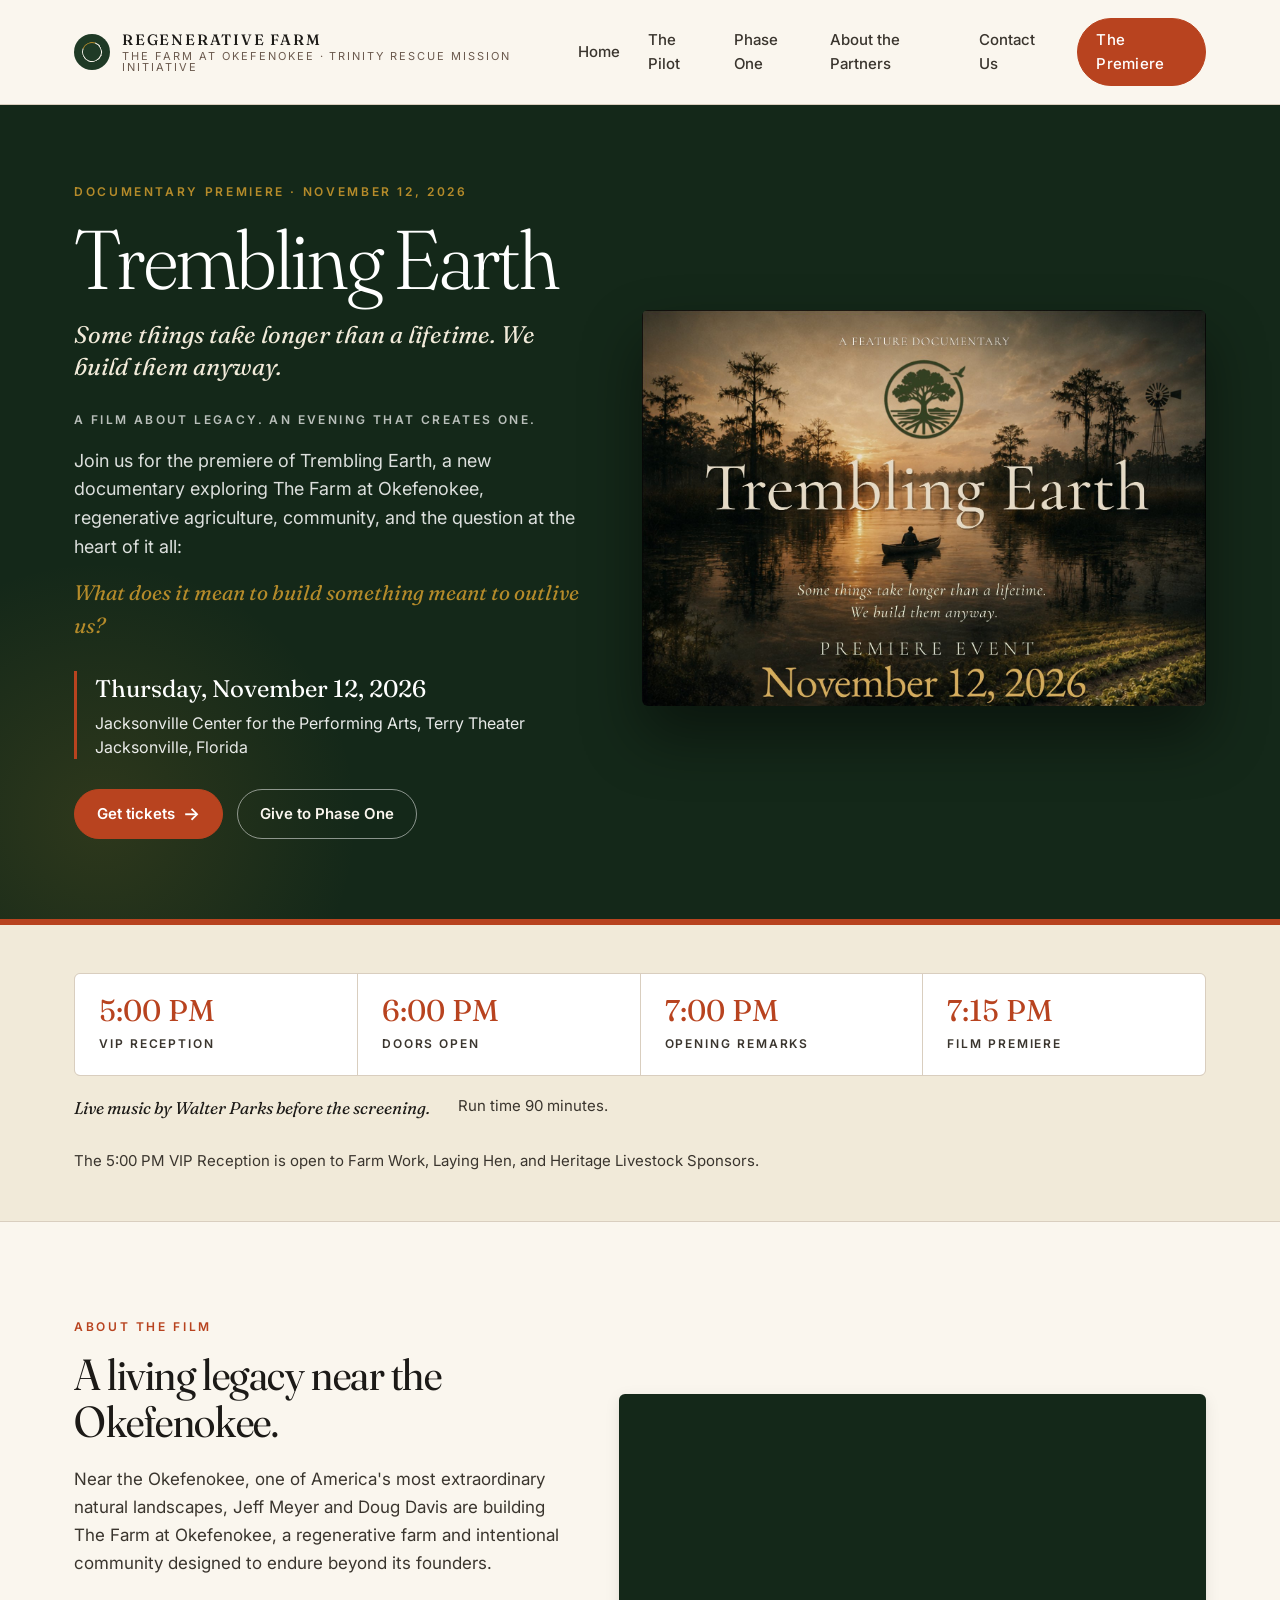
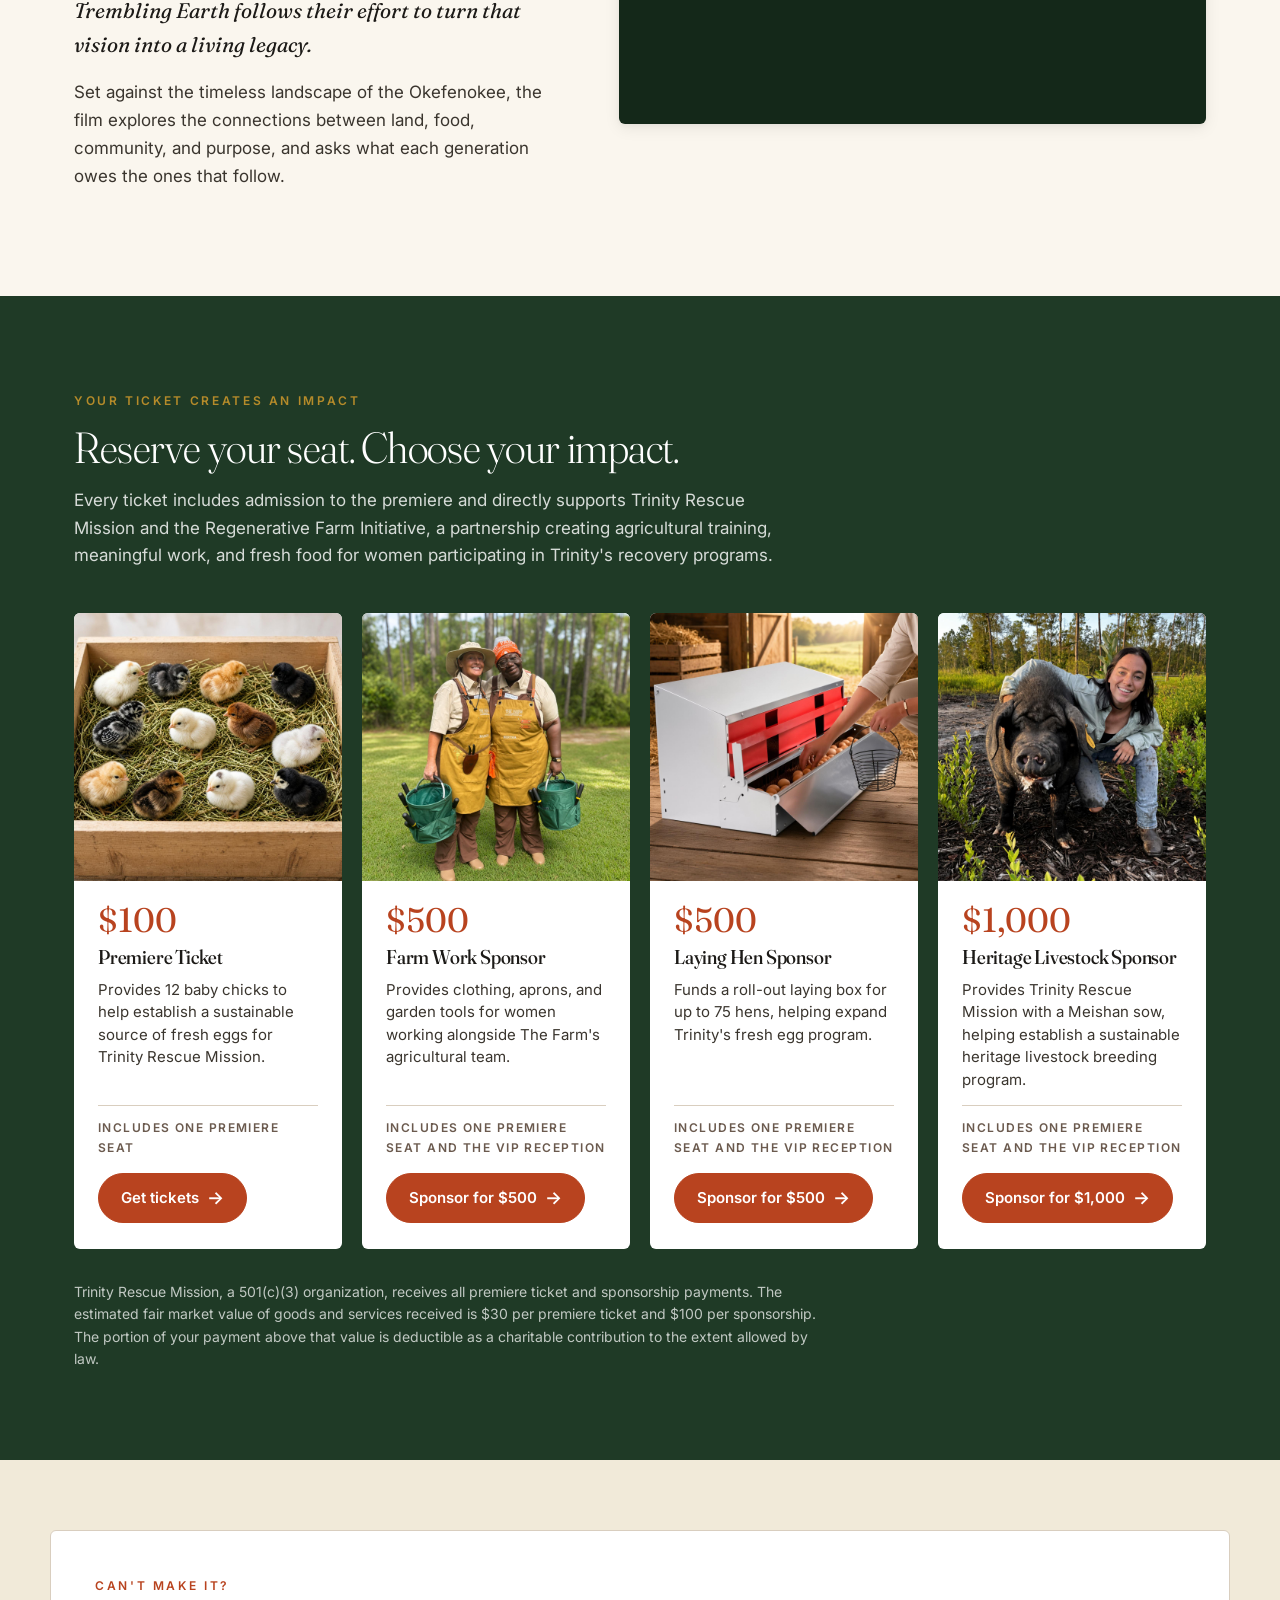
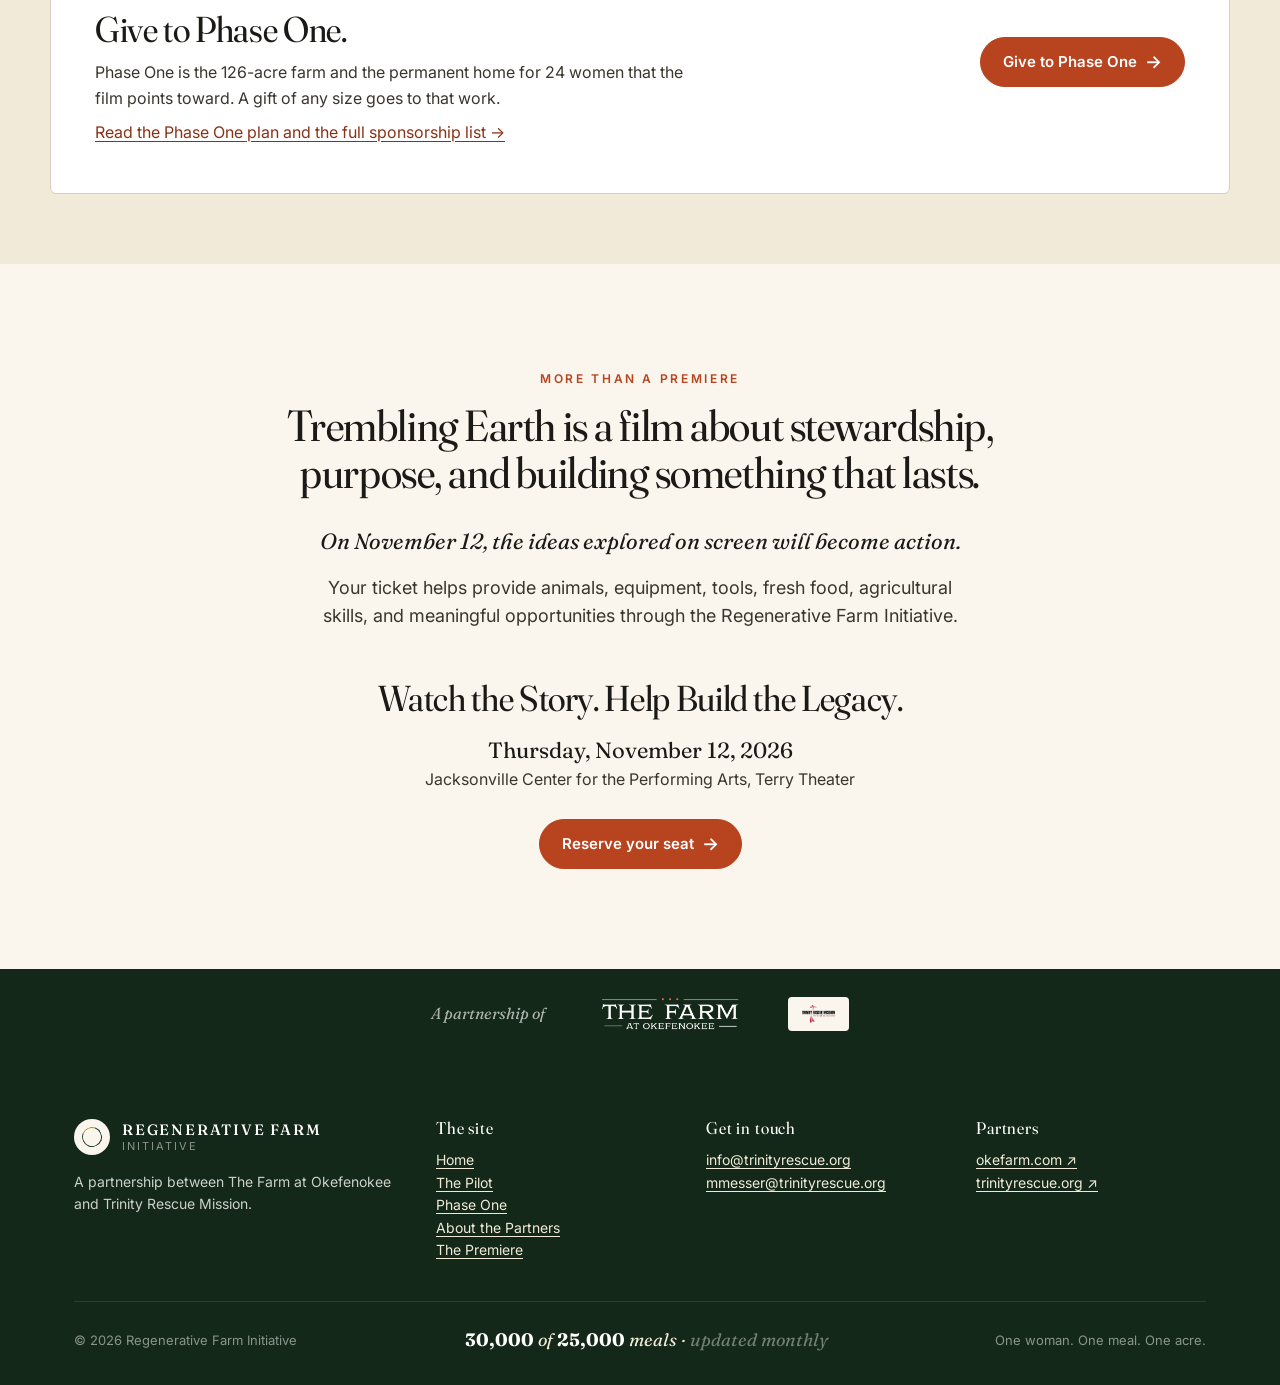
<file: partnership.html>
<!DOCTYPE html>
<html lang="en">
<head>
<meta charset="UTF-8">
<meta name="viewport" content="width=device-width,initial-scale=1.0">
<title>Trembling Earth Premiere | Regenerative Farm Initiative</title>
<meta name="description" content="Trembling Earth, a feature documentary about The Farm at Okefenokee, premieres Thursday, November 12, 2026 at the Jacksonville Center for the Performing Arts, Terry Theater. Tickets support Trinity Rescue Mission and the Regenerative Farm Initiative.">
<link rel="preconnect" href="https://fonts.googleapis.com">
<link rel="preconnect" href="https://fonts.gstatic.com" crossorigin>
<link href="https://fonts.googleapis.com/css2?family=Fraunces:ital,opsz,wght,SOFT@0,9..144,300..600,30;0,9..144,300..600,100;1,9..144,300..600,30&family=Inter:wght@400;500;600;700&display=swap" rel="stylesheet">
<link rel="stylesheet" href="css/site.css">
<style>
/* ===== Premiere page ===== */

/* Hero */
.page-hero{
  background: var(--green-darker);
  color: var(--cream);
  padding: 72px 0 80px;
  border-bottom: 6px solid var(--terracotta);
  position: relative; overflow: hidden;
}
.page-hero::after{
  content:''; position:absolute; left:-160px; bottom:-160px; width: 520px; height: 520px;
  border-radius: 50%; background: radial-gradient(circle, rgba(181,139,42,0.16), transparent 70%);
  pointer-events: none;
}
.page-hero .container{
  position: relative; z-index: 1;
  display: grid; grid-template-columns: 1fr 1.1fr; gap: 56px; align-items: center;
}
.page-hero .kicker{ color: var(--mustard); margin-bottom: 18px; }
.page-hero h1{
  color: var(--white); font-weight: 300;
  font-variation-settings: 'SOFT' 50, 'opsz' 144;
  font-size: clamp(52px, 6.5vw, 88px);
  line-height: .98; letter-spacing: -0.02em;
  margin-bottom: 18px;
}
.page-hero .tagline{
  font-family: var(--serif); font-style: italic; font-size: clamp(20px, 2vw, 24px);
  color: var(--cream-2); line-height: 1.35; max-width: 30ch; margin-bottom: 26px;
}
.page-hero .legacy{
  font-family: var(--sans); font-size: 12px; letter-spacing: .2em; text-transform: uppercase;
  color: rgba(255,255,255,0.7); font-weight: 600; margin-bottom: 18px;
}
.page-hero p.lede{ color: rgba(255,255,255,0.85); font-size: 18px; max-width: 52ch; margin-bottom: 14px; }
.page-hero p.question{
  font-family: var(--serif); font-style: italic; font-size: 21px; color: var(--mustard); margin-bottom: 28px; max-width: 40ch;
}
.when{
  border-left: 3px solid var(--terracotta); padding-left: 18px; margin-bottom: 30px;
  font-size: 16px; line-height: 1.5; color: rgba(255,255,255,0.9);
}
.when .day{ font-family: var(--serif); font-size: 24px; color: var(--white); display:block; margin-bottom: 4px; }
.hero-actions{ display:flex; gap: 14px; flex-wrap: wrap; }
.poster{ border-radius: 6px; overflow: hidden; box-shadow: 0 30px 60px rgba(0,0,0,0.45); }
.poster img{ width:100%; height:auto; display:block; }
@media (max-width: 880px){
  .page-hero{ padding: 48px 0 56px; }
  .page-hero .container{ grid-template-columns: 1fr; gap: 36px; }
  .poster{ order: -1; }
}

/* Schedule strip */
.schedule{ background: var(--cream-2); padding: 48px 0; border-bottom: 1px solid var(--rule); }
.schedule .times{
  display: grid; grid-template-columns: repeat(4, 1fr); gap: 1px;
  background: var(--rule); border: 1px solid var(--rule); border-radius: 6px; overflow: hidden;
}
.schedule .t{ background: var(--white); padding: 22px 24px; }
.schedule .t .hr{ font-family: var(--serif); font-size: 30px; line-height: 1; color: var(--terracotta); }
.schedule .t .what{ display:block; margin-top: 8px; font-family: var(--sans); font-size: 12px; letter-spacing: .16em; text-transform: uppercase; color: var(--ink-2); font-weight: 600; }
.schedule .notes{ margin-top: 18px; display:flex; gap: 28px; flex-wrap: wrap; font-size: 15px; color: var(--ink-2); }
.schedule .notes .music{ font-family: var(--serif); font-style: italic; font-size: 17px; color: var(--ink); }
@media (max-width: 760px){ .schedule .times{ grid-template-columns: 1fr 1fr; } }

/* About the film */
.film{ background: var(--cream); padding: 90px 0; }
.film .container{ display: grid; grid-template-columns: 1fr 1.2fr; gap: 56px; align-items: center; }
.film h2{ font-weight: 400; margin-bottom: 20px; }
.film p{ color: var(--ink-2); font-size: 17px; line-height: 1.65; margin-bottom: 16px; }
.film p.title-line{ font-family: var(--serif); font-size: 21px; color: var(--ink); font-style: italic; }
.video{ position: relative; aspect-ratio: 16/9; border-radius: 6px; overflow: hidden; background: var(--green-darker); box-shadow: var(--shadow-md); }
.video iframe{ position:absolute; inset:0; width:100%; height:100%; border:0; }
@media (max-width: 880px){ .film .container{ grid-template-columns: 1fr; gap: 32px; } }

/* Tiers */
.tiers{ background: var(--green-dark); color: var(--cream); padding: 90px 0; }
.tiers .head{ max-width: 760px; margin-bottom: 44px; }
.tiers .head .kicker{ color: var(--mustard); }
.tiers .head h2{ color: var(--white); font-weight: 300; margin-bottom: 16px; }
.tiers .head p{ color: rgba(255,255,255,0.82); font-size: 17px; line-height: 1.6; }
.tier-grid{ display: grid; grid-template-columns: repeat(4, 1fr); gap: 20px; }
.tier{
  background: var(--white); color: var(--ink); border-radius: 6px; overflow: hidden;
  display:flex; flex-direction: column;
  transition: transform .2s, box-shadow .2s;
}
.tier:hover{ transform: translateY(-3px); box-shadow: var(--shadow-md); }
.tier .photo{ aspect-ratio: 1/1; overflow: hidden; background: var(--green-light); }
.tier .photo img{ width:100%; height:100%; object-fit: cover; }
.tier .body{ padding: 22px 24px 26px; display:flex; flex-direction: column; flex: 1; }
.tier .price{ font-family: var(--serif); font-size: 34px; color: var(--terracotta); line-height: 1; }
.tier h3{ font-size: 20px; font-weight: 500; margin: 8px 0 10px; line-height: 1.2; }
.tier p{ color: var(--ink-2); font-size: 15px; line-height: 1.5; flex: 1; }
.tier .seat{
  margin-top: 14px; padding-top: 12px; border-top: 1px solid var(--rule);
  font-family: var(--sans); font-size: 12px; letter-spacing: .12em; text-transform: uppercase; color: var(--muted); font-weight: 600;
}
.tier .btn{ margin-top: 16px; align-self: flex-start; }
.tiers .tax-note{ max-width: 760px; margin-top: 32px; font-size: 14px; line-height: 1.6; color: rgba(255,255,255,0.72); }
@media (max-width: 1000px){ .tier-grid{ grid-template-columns: 1fr 1fr; } }
@media (max-width: 560px){ .tier-grid{ grid-template-columns: 1fr; } }

/* Can't attend */
.cant{ background: var(--cream-2); padding: 70px 0; }
.cant .container{
  display: grid; grid-template-columns: 1.3fr 1fr; gap: 40px; align-items: center;
  background: var(--white); border: 1px solid var(--rule); border-radius: 6px; padding: 40px 44px;
}
.cant h2{ font-weight: 400; font-size: clamp(26px, 3vw, 36px); margin-bottom: 12px; }
.cant p{ color: var(--ink-2); font-size: 16px; margin-bottom: 8px; }
.cant .actions{ display:flex; gap: 14px; flex-wrap: wrap; justify-content: flex-end; }
@media (max-width: 880px){
  .cant .container{ grid-template-columns: 1fr; padding: 32px 28px; }
  .cant .actions{ justify-content: flex-start; }
}

/* More than a premiere */
.more{ background: var(--cream); padding: 100px 0; text-align: center; }
.more .container{ max-width: 820px; }
.more h2{ font-weight: 400; margin-bottom: 28px; }
.more p{ color: var(--ink-2); font-size: 18px; line-height: 1.6; margin: 0 auto 14px; max-width: 58ch; }
.more p.act{ font-family: var(--serif); font-style: italic; font-size: 22px; color: var(--ink); }
.more h3{ margin: 48px 0 16px; font-weight: 400; font-size: clamp(26px, 3vw, 36px); }
.more .venue{ font-size: 16px; color: var(--ink-2); line-height: 1.5; margin-bottom: 28px; }
.more .venue .day{ font-family: var(--serif); font-size: 22px; color: var(--ink); display:block; }
</style>
</head>
<body>

<header class="site-header">
  <div class="container">
    <a class="brand" href="index.html">
      <span class="brand-mark"></span>
      <span class="brand-text">
        <span class="top">Regenerative Farm</span>
        <span class="bot">The Farm at Okefenokee &middot; Trinity Rescue Mission Initiative</span>
      </span>
    </a>
    <nav class="site-nav">
      <a href="index.html">Home</a>
      <a href="pilot.html">The Pilot</a>
      <a href="phase-one.html">Phase One</a>
      <a href="about.html">About the Partners</a>
      <a href="mailto:info@trinityrescue.org">Contact Us</a>
      <a class="cta-btn" href="partnership.html">The Premiere</a>
    </nav>
  </div>
</header>

<!-- HERO -->
<section class="page-hero">
  <div class="container">
    <div>
      <span class="kicker">Documentary Premiere &middot; November 12, 2026</span>
      <h1>Trembling Earth</h1>
      <p class="tagline">Some things take longer than a lifetime. We build them anyway.</p>
      <p class="legacy">A Film About Legacy. An Evening That Creates One.</p>
      <p class="lede">Join us for the premiere of Trembling Earth, a new documentary exploring The Farm at Okefenokee, regenerative agriculture, community, and the question at the heart of it all:</p>
      <p class="question">What does it mean to build something meant to outlive us?</p>
      <div class="when">
        <span class="day">Thursday, November 12, 2026</span>
        Jacksonville Center for the Performing Arts, Terry Theater<br>
        Jacksonville, Florida
      </div>
      <div class="hero-actions">
        <a href="https://www.ticketmaster.com/event/2200651C95EF34CC" target="_blank" rel="noopener" class="btn btn-primary">Get tickets <span class="arrow">&rarr;</span></a>
        <a href="?form=FUNARAUDRDS" class="btn btn-ghost-light">Give to Phase One</a>
      </div>
    </div>
    <div class="poster">
      <img src="img/trembling-earth-hero.jpg" alt="Trembling Earth key art: a canoe on still swamp water at dusk, cypress trees and a windmill on the horizon, premiere event November 12, 2026">
    </div>
  </div>
</section>

<!-- SCHEDULE -->
<section class="schedule">
  <div class="container">
    <div class="times">
      <div class="t"><div class="hr">5:00 PM</div><span class="what">VIP Reception</span></div>
      <div class="t"><div class="hr">6:00 PM</div><span class="what">Doors Open</span></div>
      <div class="t"><div class="hr">7:00 PM</div><span class="what">Opening Remarks</span></div>
      <div class="t"><div class="hr">7:15 PM</div><span class="what">Film Premiere</span></div>
    </div>
    <div class="notes">
      <span class="music">Live music by Walter Parks before the screening.</span>
      <span>Run time 90 minutes.</span>
      <span>The 5:00 PM VIP Reception is open to Farm Work, Laying Hen, and Heritage Livestock Sponsors.</span>
    </div>
  </div>
</section>

<!-- ABOUT THE FILM -->
<section class="film">
  <div class="container">
    <div>
      <span class="kicker">About the film</span>
      <h2>A living legacy near the Okefenokee.</h2>
      <p>Near the Okefenokee, one of America's most extraordinary natural landscapes, Jeff Meyer and Doug Davis are building The Farm at Okefenokee, a regenerative farm and intentional community designed to endure beyond its founders.</p>
      <p class="title-line">Trembling Earth follows their effort to turn that vision into a living legacy.</p>
      <p>Set against the timeless landscape of the Okefenokee, the film explores the connections between land, food, community, and purpose, and asks what each generation owes the ones that follow.</p>
    </div>
    <div class="video">
      <iframe src="https://www.youtube-nocookie.com/embed/qopVY9yF5Jg" title="Trembling Earth" loading="lazy" allow="accelerometer; autoplay; clipboard-write; encrypted-media; gyroscope; picture-in-picture; web-share" referrerpolicy="strict-origin-when-cross-origin" allowfullscreen></iframe>
    </div>
  </div>
</section>

<!-- TIERS -->
<section class="tiers" id="tickets">
  <div class="container">
    <div class="head">
      <span class="kicker">Your ticket creates an impact</span>
      <h2>Reserve your seat. Choose your impact.</h2>
      <p>Every ticket includes admission to the premiere and directly supports Trinity Rescue Mission and the Regenerative Farm Initiative, a partnership creating agricultural training, meaningful work, and fresh food for women participating in Trinity's recovery programs.</p>
    </div>
    <div class="tier-grid">
      <article class="tier">
        <div class="photo"><img src="img/tier-100-chicks.jpg" alt="Baby chicks in a wooden crate"></div>
        <div class="body">
          <div class="price">$100</div>
          <h3>Premiere Ticket</h3>
          <p>Provides 12 baby chicks to help establish a sustainable source of fresh eggs for Trinity Rescue Mission.</p>
          <span class="seat">Includes one premiere seat</span>
          <a class="btn btn-primary" href="https://www.ticketmaster.com/event/2200651C95EF34CC" target="_blank" rel="noopener">Get tickets <span class="arrow">&rarr;</span></a>
        </div>
      </article>
      <article class="tier">
        <div class="photo"><img src="img/tier-500-farm-work.jpg" alt="Nancy and Bertha in farm aprons with garden tool buckets"></div>
        <div class="body">
          <div class="price">$500</div>
          <h3>Farm Work Sponsor</h3>
          <p>Provides clothing, aprons, and garden tools for women working alongside The Farm's agricultural team.</p>
          <span class="seat">Includes one premiere seat and the VIP reception</span>
          <a class="btn btn-primary" href="?form=FUNARAUDRDS&amount=500">Sponsor for $500 <span class="arrow">&rarr;</span></a>
        </div>
      </article>
      <article class="tier">
        <div class="photo"><img src="img/tier-500-laying-hen.jpg" alt="A roll-out nest box with eggs collected in the front tray"></div>
        <div class="body">
          <div class="price">$500</div>
          <h3>Laying Hen Sponsor</h3>
          <p>Funds a roll-out laying box for up to 75 hens, helping expand Trinity's fresh egg program.</p>
          <span class="seat">Includes one premiere seat and the VIP reception</span>
          <a class="btn btn-primary" href="?form=FUNARAUDRDS&amount=500">Sponsor for $500 <span class="arrow">&rarr;</span></a>
        </div>
      </article>
      <article class="tier">
        <div class="photo"><img src="img/tier-1000-meishan-sow.jpg" alt="A woman with a Meishan sow in a pasture"></div>
        <div class="body">
          <div class="price">$1,000</div>
          <h3>Heritage Livestock Sponsor</h3>
          <p>Provides Trinity Rescue Mission with a Meishan sow, helping establish a sustainable heritage livestock breeding program.</p>
          <span class="seat">Includes one premiere seat and the VIP reception</span>
          <a class="btn btn-primary" href="?form=FUNARAUDRDS&amount=1000">Sponsor for $1,000 <span class="arrow">&rarr;</span></a>
        </div>
      </article>
    </div>
    <p class="tax-note">Trinity Rescue Mission, a 501(c)(3) organization, receives all premiere ticket and sponsorship payments. The estimated fair market value of goods and services received is $30 per premiere ticket and $100 per sponsorship. The portion of your payment above that value is deductible as a charitable contribution to the extent allowed by law.</p>
  </div>
</section>

<!-- CAN'T ATTEND -->
<section class="cant">
  <div class="container">
    <div>
      <span class="kicker">Can't make it?</span>
      <h2>Give to Phase One.</h2>
      <p>Phase One is the 126-acre farm and the permanent home for 24 women that the film points toward. A gift of any size goes to that work.</p>
      <p><a href="phase-one.html">Read the Phase One plan and the full sponsorship list &rarr;</a></p>
    </div>
    <div class="actions">
      <a href="?form=FUNARAUDRDS" class="btn btn-primary">Give to Phase One <span class="arrow">&rarr;</span></a>
    </div>
  </div>
</section>

<!-- MORE THAN A PREMIERE -->
<section class="more">
  <div class="container">
    <span class="kicker">More than a premiere</span>
    <h2>Trembling Earth is a film about stewardship, purpose, and building something that lasts.</h2>
    <p class="act">On November 12, the ideas explored on screen will become action.</p>
    <p>Your ticket helps provide animals, equipment, tools, fresh food, agricultural skills, and meaningful opportunities through the Regenerative Farm Initiative.</p>
    <h3>Watch the Story. Help Build the Legacy.</h3>
    <div class="venue">
      <span class="day">Thursday, November 12, 2026</span>
      Jacksonville Center for the Performing Arts, Terry Theater
    </div>
    <a href="https://www.ticketmaster.com/event/2200651C95EF34CC" target="_blank" rel="noopener" class="btn btn-primary">Reserve your seat <span class="arrow">&rarr;</span></a>
  </div>
</section>

<!-- PARTNER STRIP -->
<div class="partner-strip">
  <div class="container">
    <span class="label">A partnership of</span>
    <div class="logos">
      <img class="light-logo" src="img/logo-okefenokee-white.png" alt="The Farm at Okefenokee">
      <img class="dark-logo" src="img/logo-trm.png" alt="Trinity Rescue Mission">
    </div>
  </div>
</div>

<!-- FOOTER -->
<footer class="site-footer">
  <div class="container">
    <div class="footer-grid">
      <div>
        <a class="brand" href="index.html" style="color: var(--white);">
          <span class="brand-mark"></span>
          <span class="brand-text">
            <span class="top">Regenerative Farm</span>
            <span class="bot">Initiative</span>
          </span>
        </a>
        <p style="margin-top: 16px; max-width: 36ch;">A partnership between The Farm at Okefenokee and Trinity Rescue Mission.</p>
      </div>
      <div>
        <h4>The site</h4>
        <p><a href="index.html">Home</a></p>
        <p><a href="pilot.html">The Pilot</a></p>
        <p><a href="phase-one.html">Phase One</a></p>
        <p><a href="about.html">About the Partners</a></p>
        <p><a href="partnership.html">The Premiere</a></p>
      </div>
      <div>
        <h4>Get in touch</h4>
        <p><a href="mailto:info@trinityrescue.org">info@trinityrescue.org</a></p>
        <p><a href="mailto:mmesser@trinityrescue.org">mmesser@trinityrescue.org</a></p>
      </div>
      <div>
        <h4>Partners</h4>
        <p><a href="https://www.okefarm.com" target="_blank" rel="noopener">okefarm.com &nearr;</a></p>
        <p><a href="https://www.trinityrescue.org" target="_blank" rel="noopener">trinityrescue.org &nearr;</a></p>
      </div>
    </div>
    <div class="footer-bottom">
      <span>&copy; 2026 Regenerative Farm Initiative</span>
      <span class="footer-meal-counter"><strong>30,000</strong> of <strong>25,000</strong> meals &middot; <span style="color: rgba(255,255,255,0.4);">updated monthly</span></span>
      <span>One woman. One meal. One acre.</span>
    </div>
  </div>
</footer>

<!-- Fundraise Up installation, same as trinityrescue.org (org ABKLWCBV). Give buttons open ?form=FUNARAUDRDS on this page. -->
<script>(function(w,d,s,n,a){var o=function(n){return'function'==typeof n?
o.l.push([arguments])&&o:function(){return o.l.push([n,arguments])&&o;}},t
=d.getElementsByTagName(s)[0],j=d.createElement(s);j.async=true;j.src=
'https://cdn.fundraiseup.com/widget/'+a;t.parentNode.insertBefore(j,t);
o.s=Date.now();o.v=3;o.l=[];l='call,catch,on,once,set,then,track'
.split(',');for(i=0;i<7;i++)o[l[i]]=o(l[i]);w[n]=w[n] || o;
})(window,document,'script','FundraiseUp','ABKLWCBV');</script>
</body>
</html>
</file>
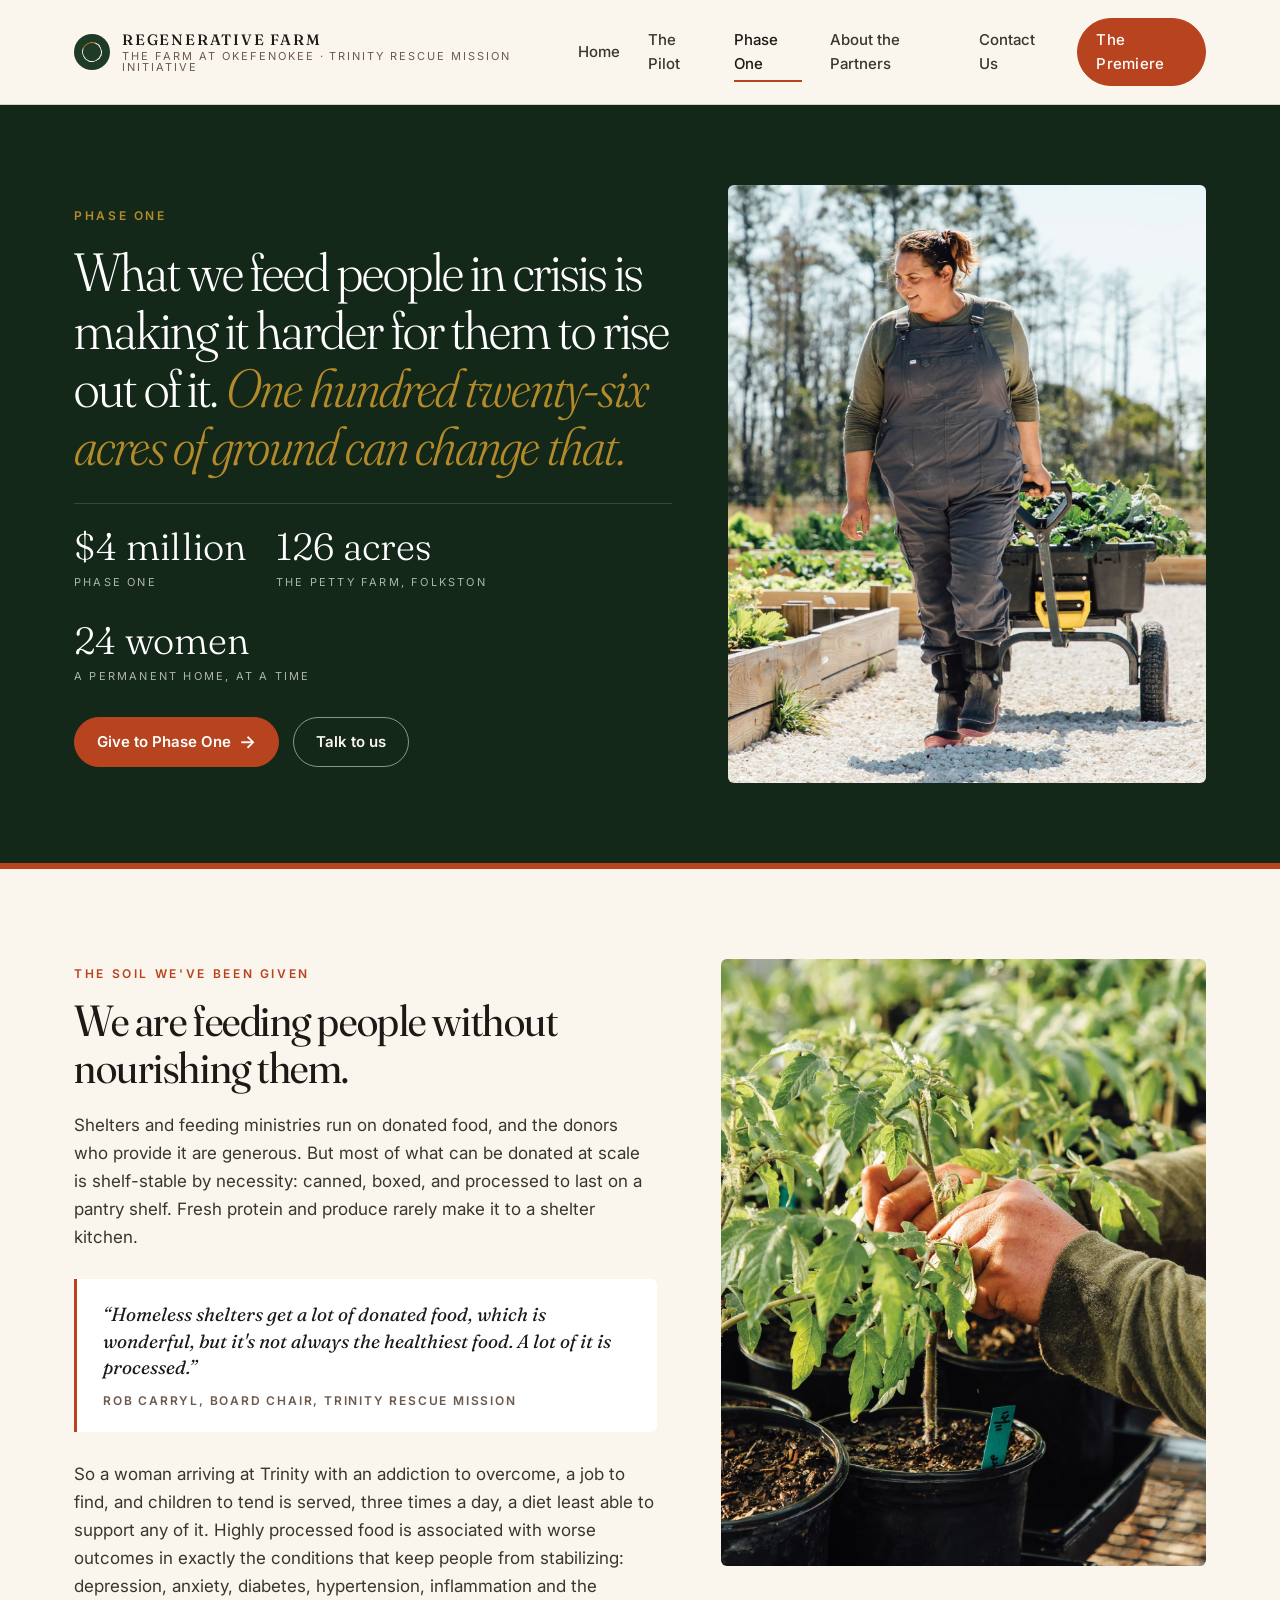
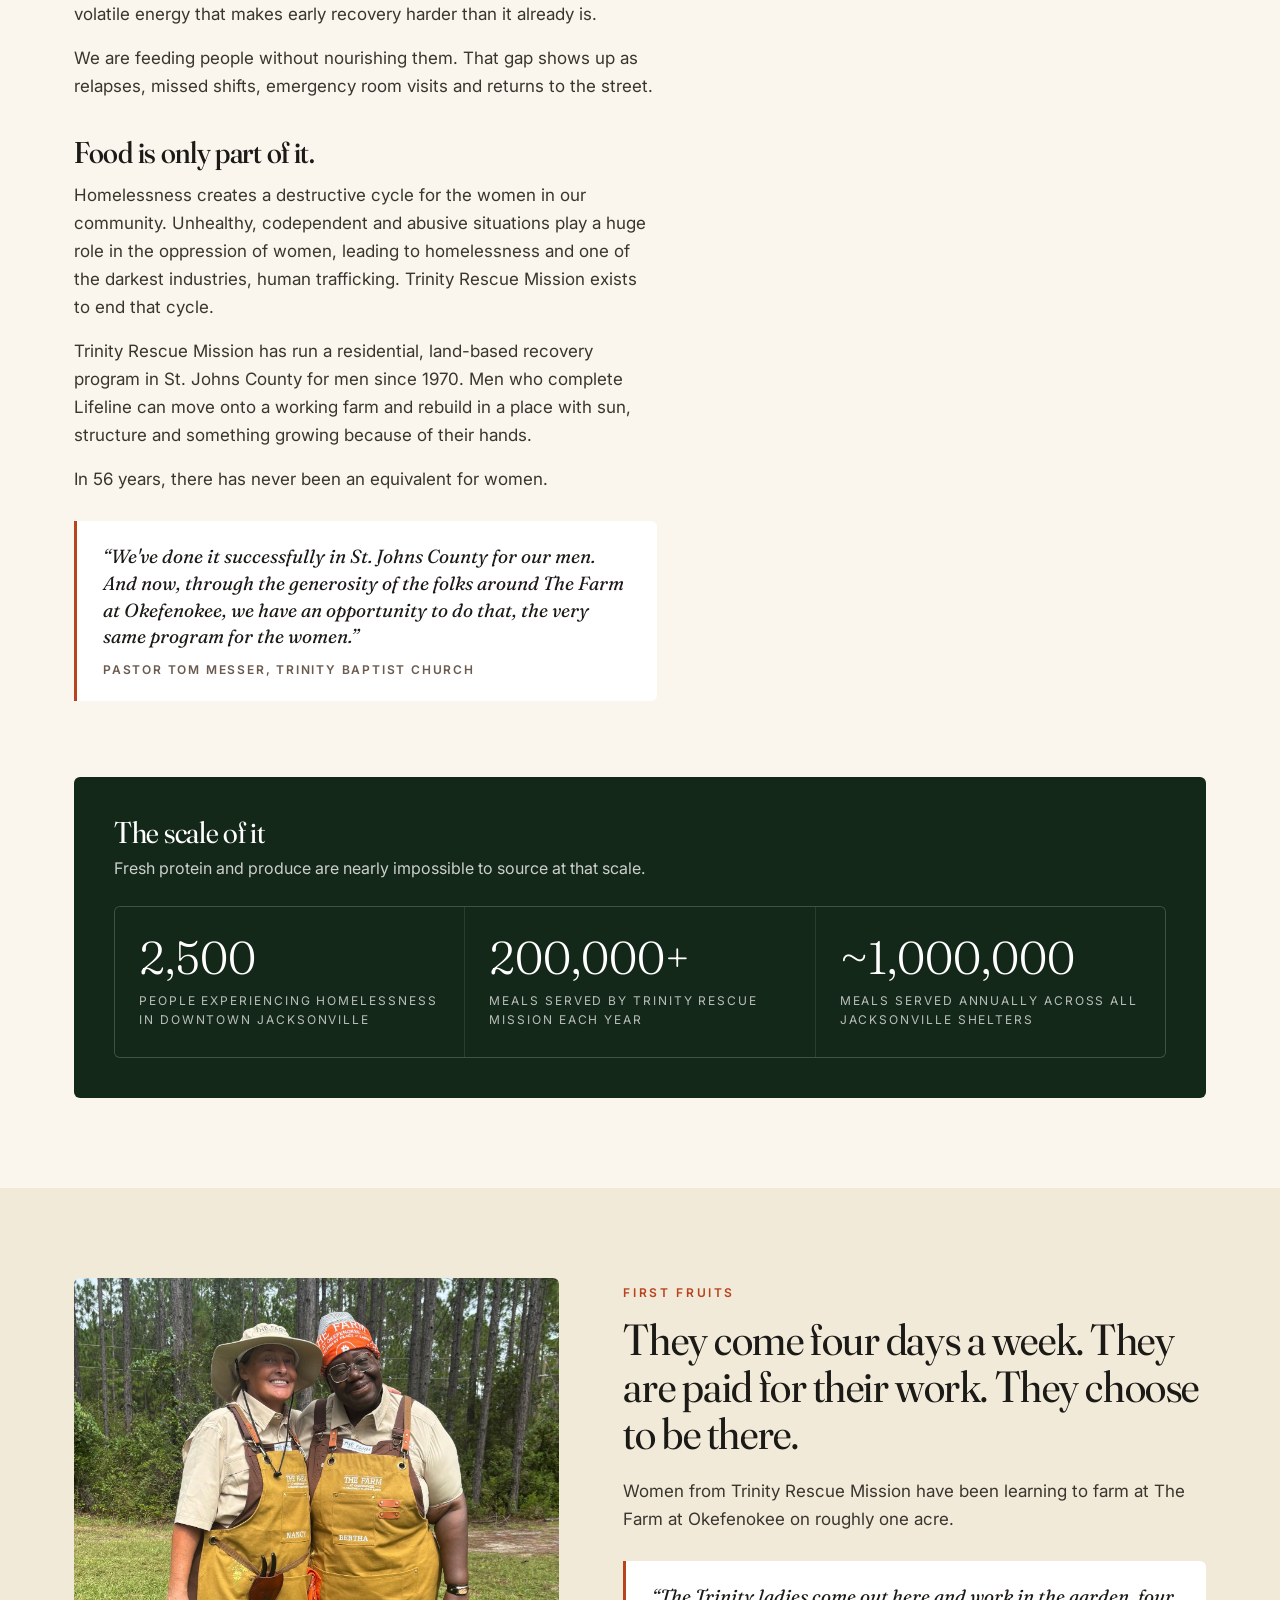
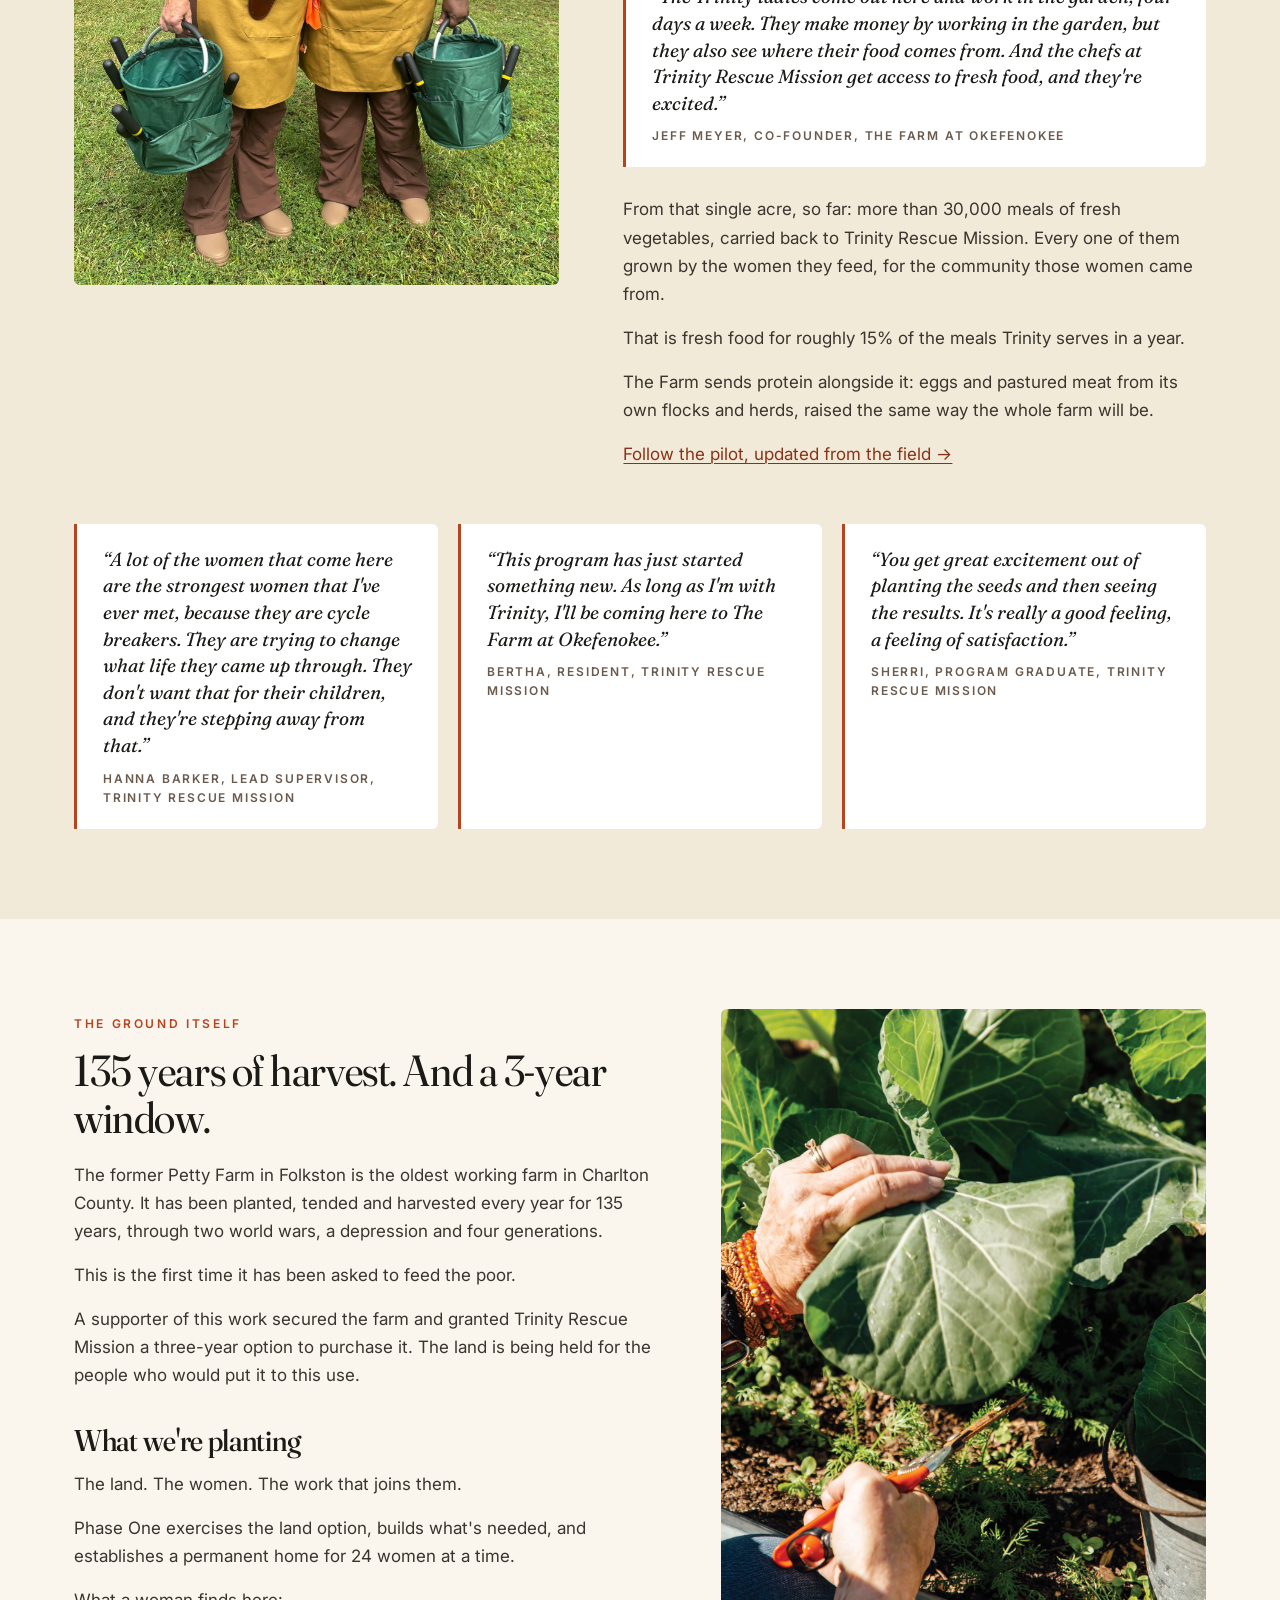
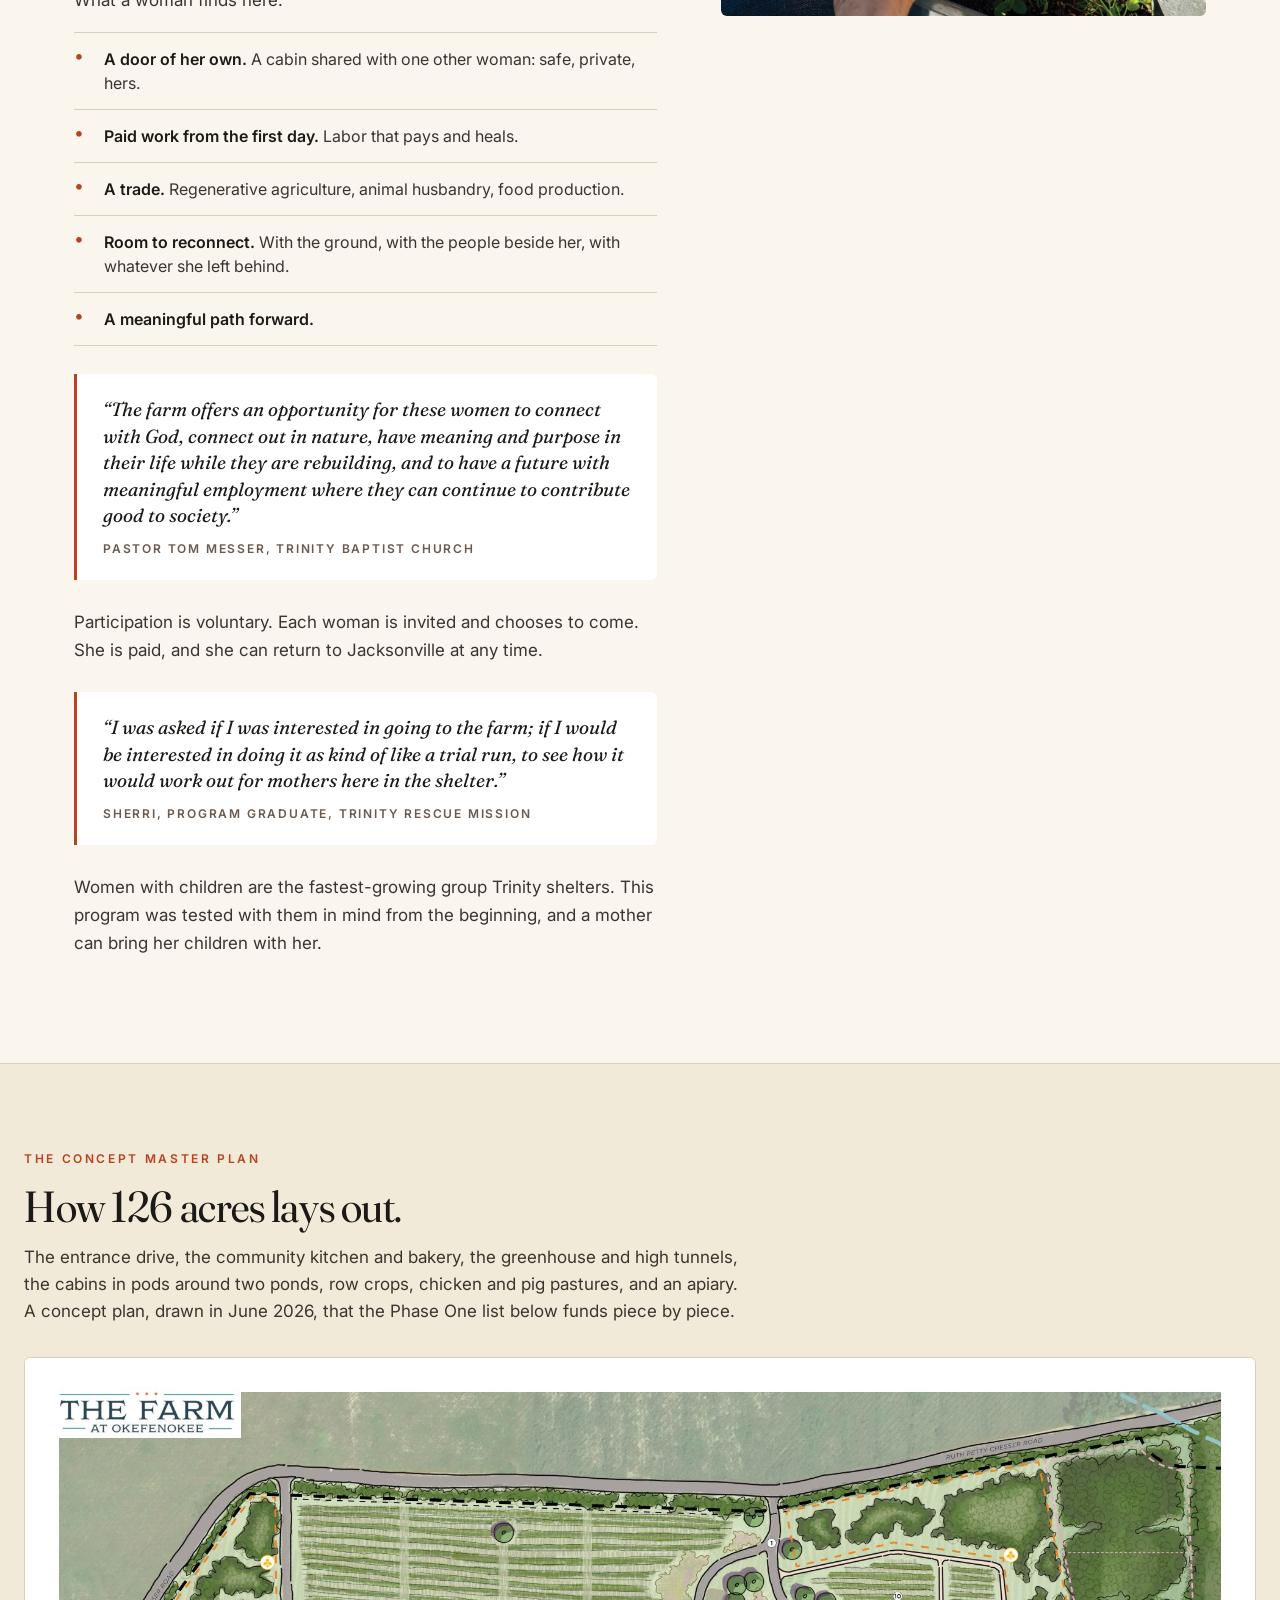
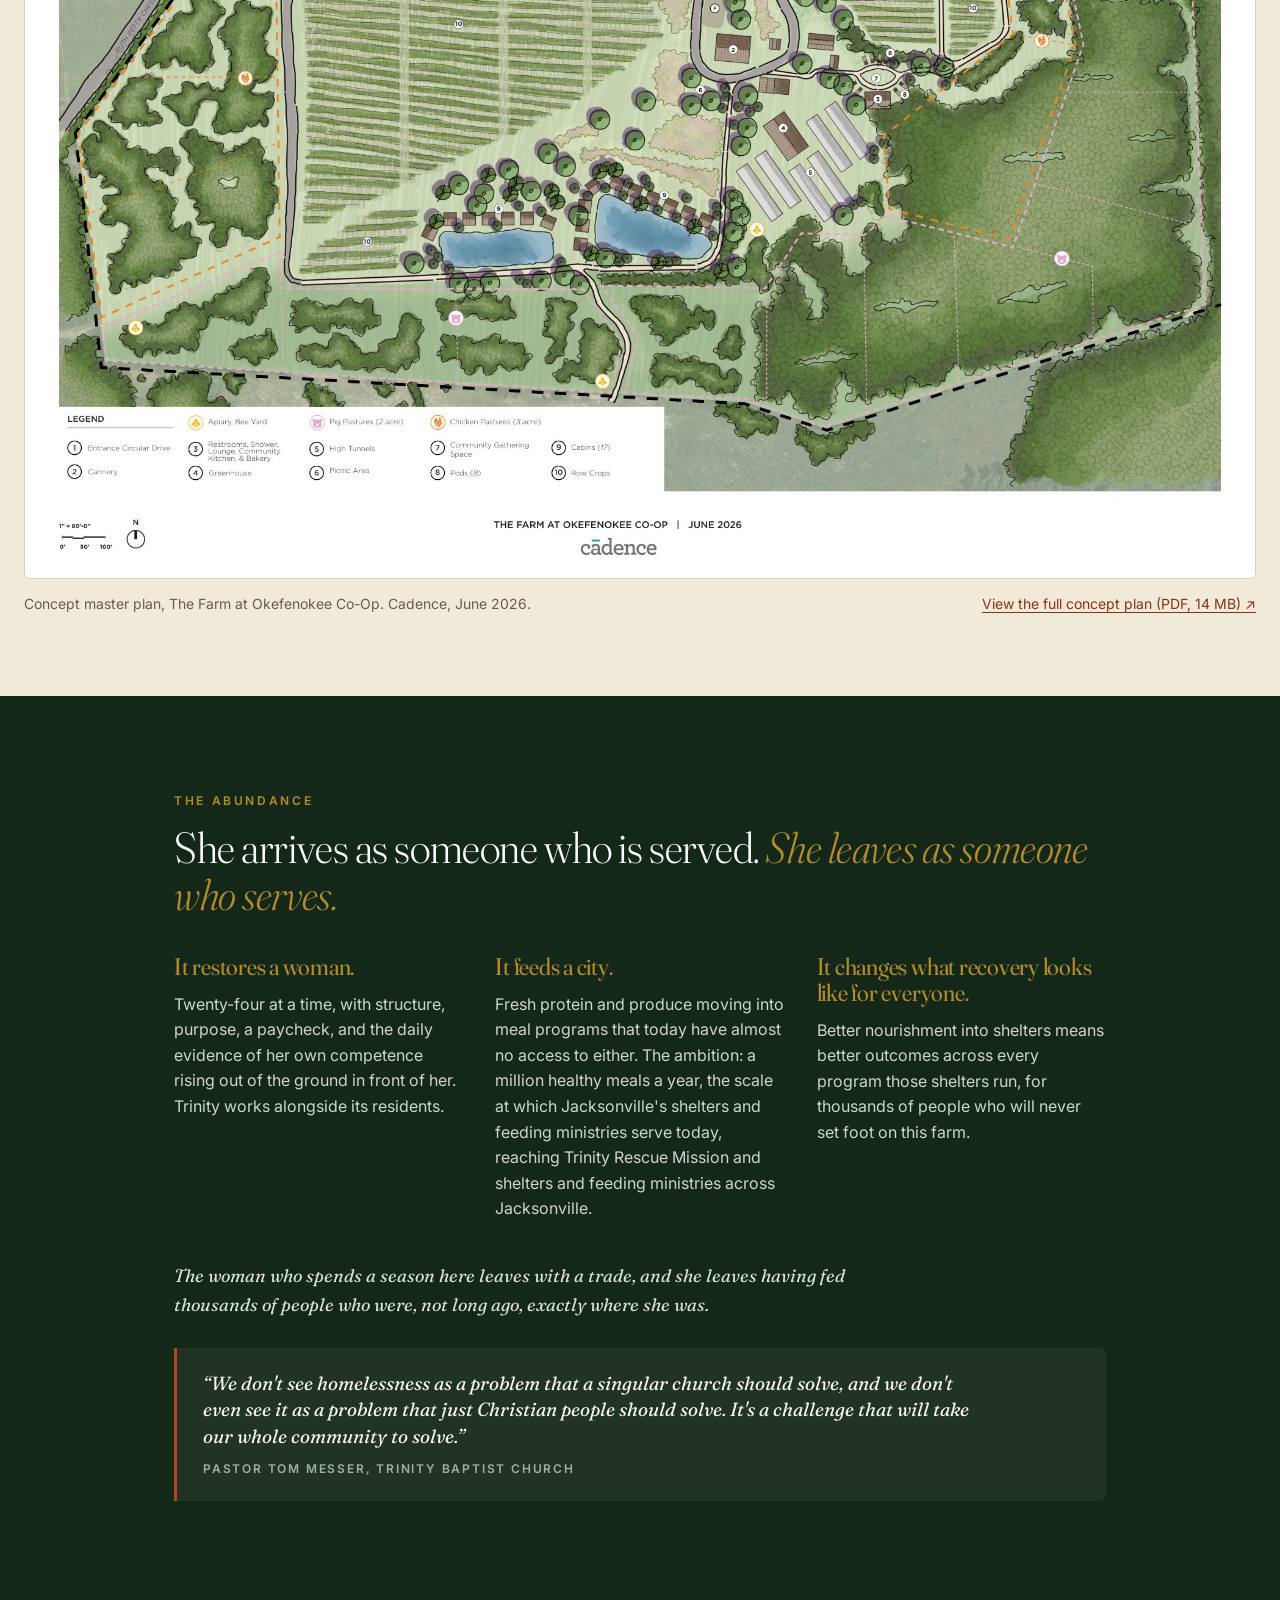
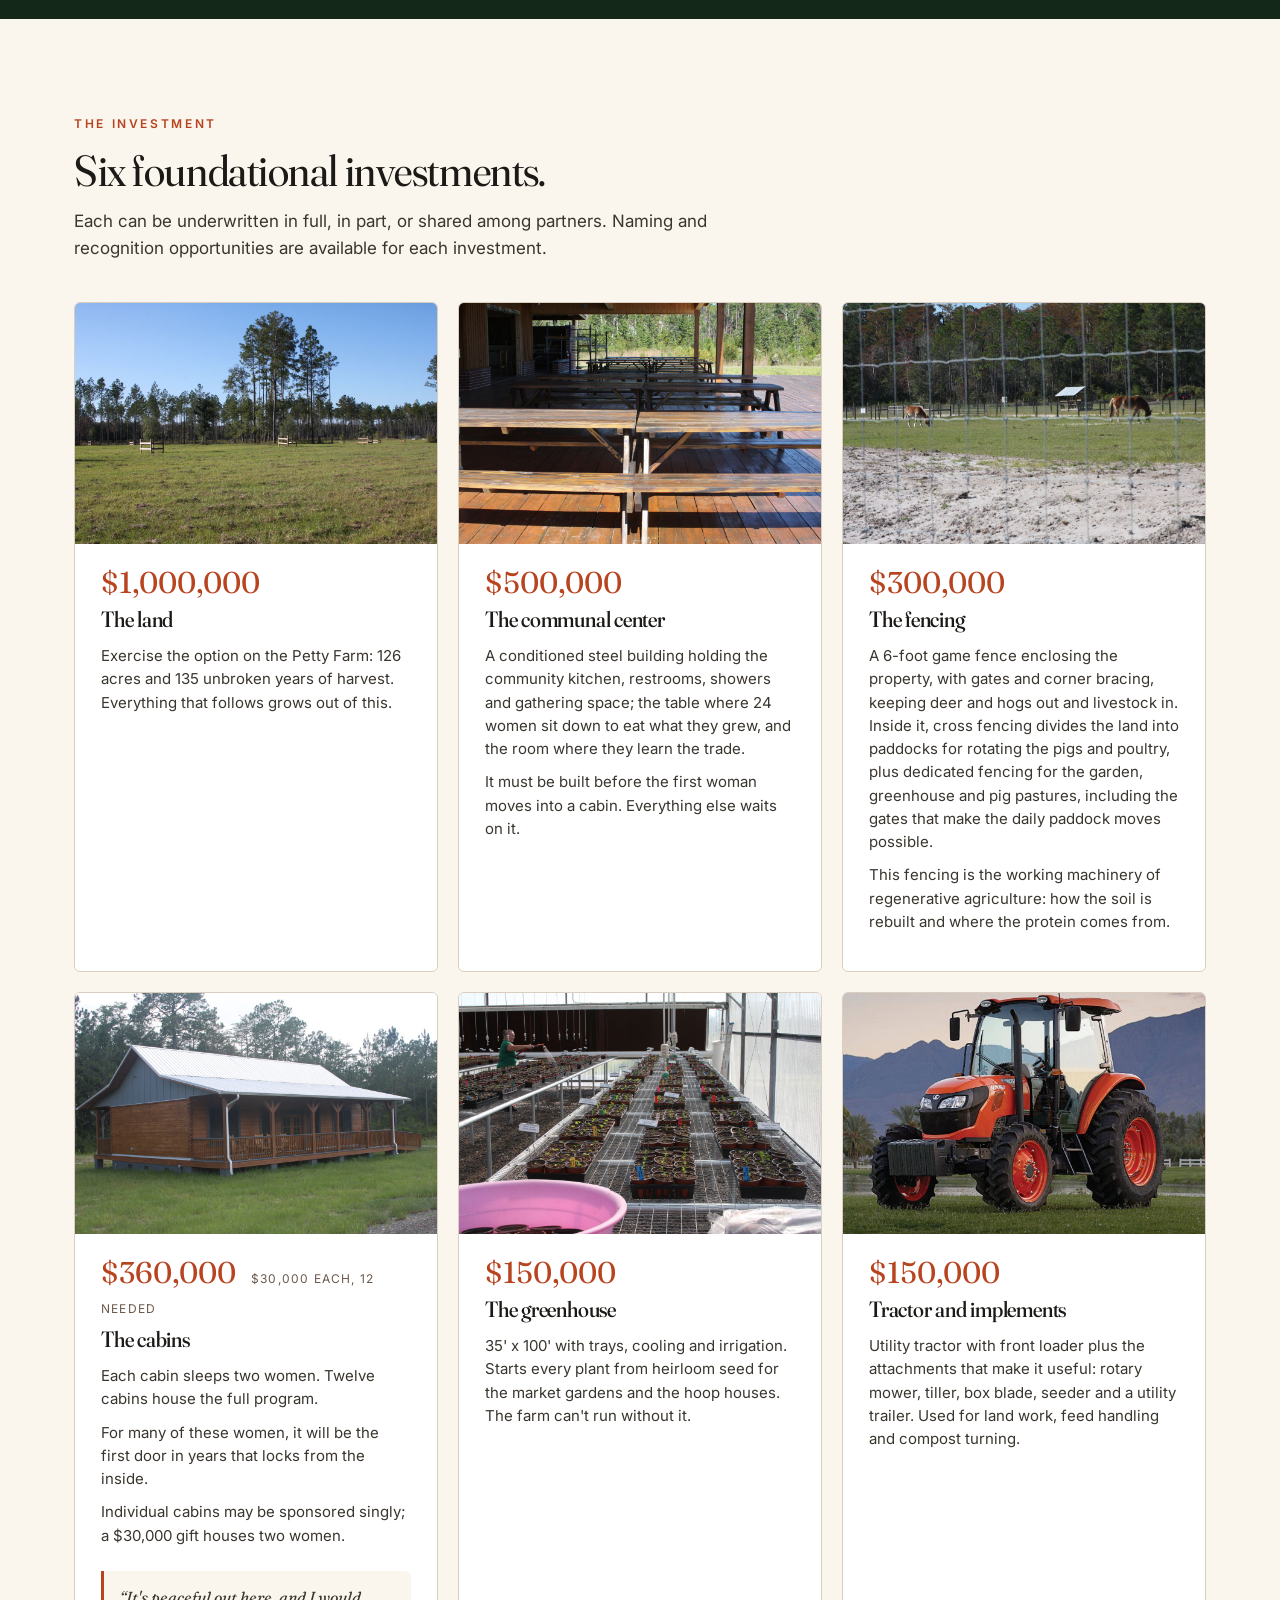
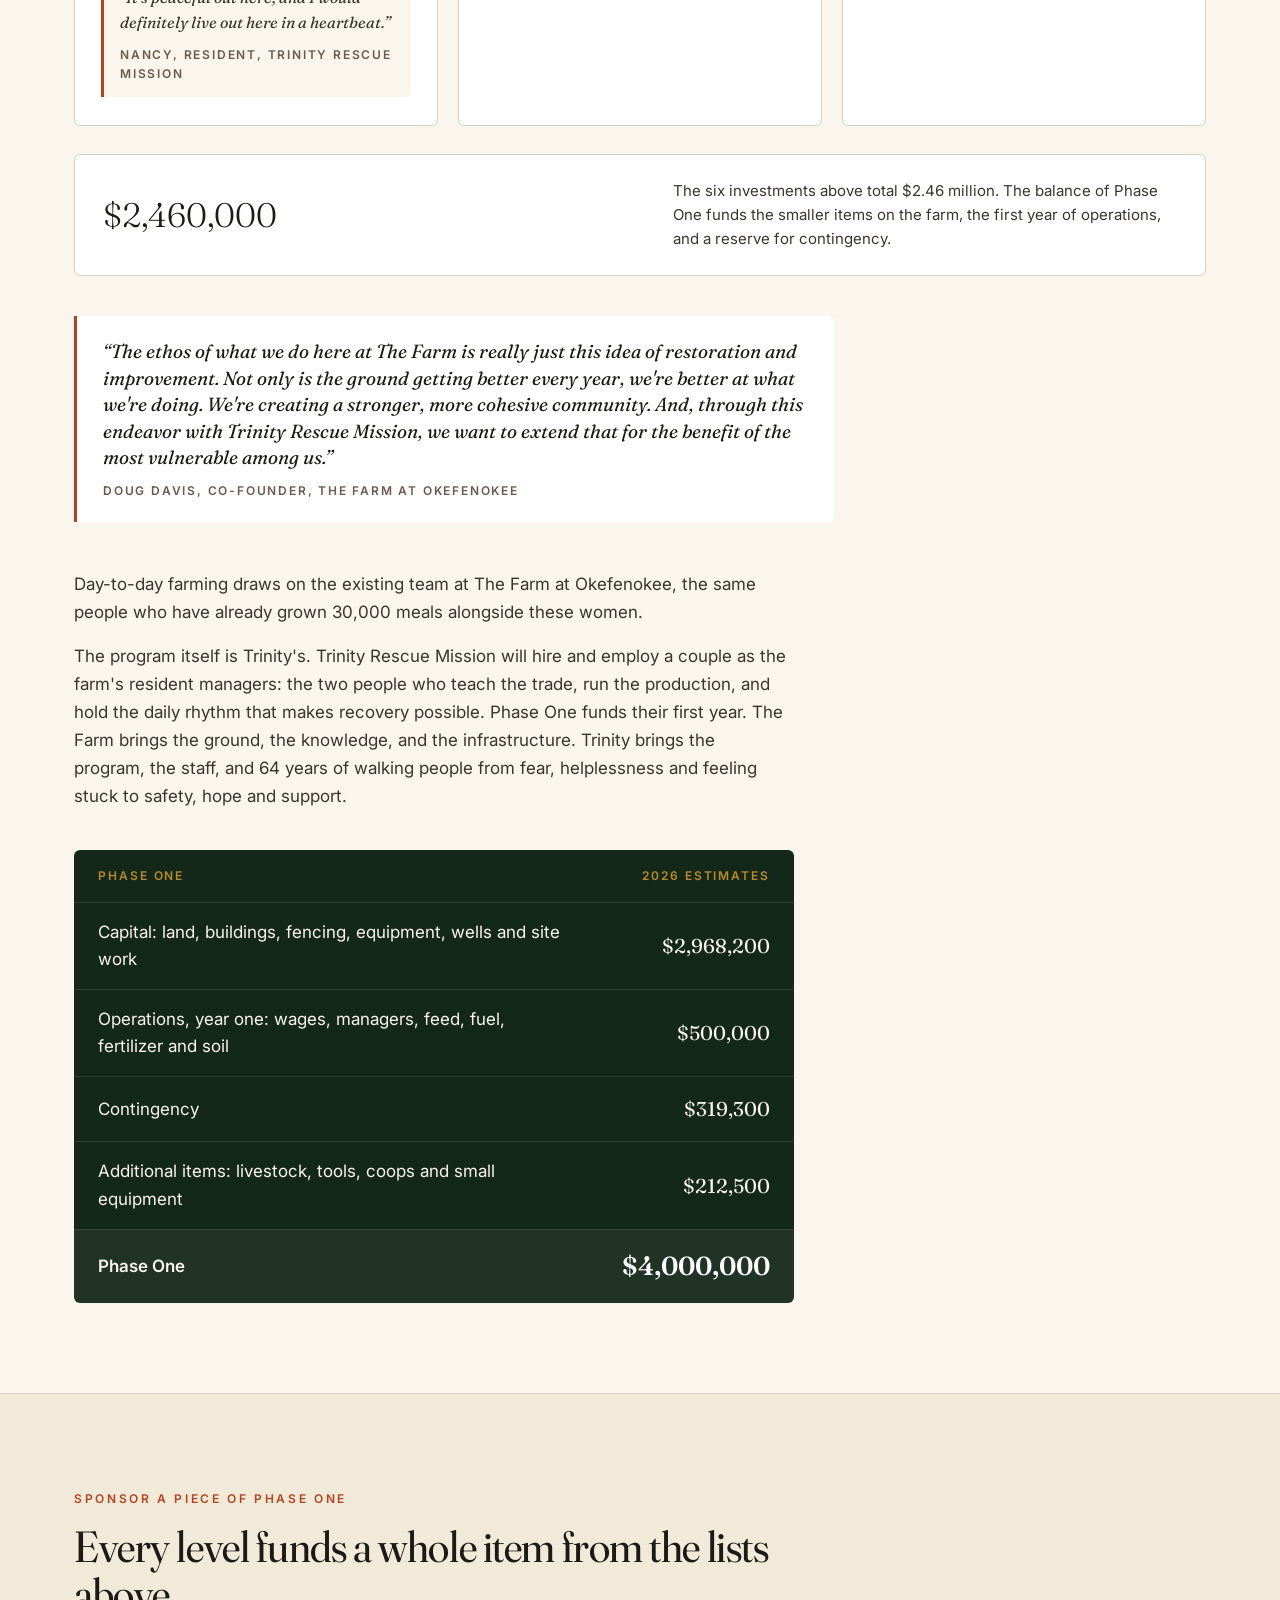
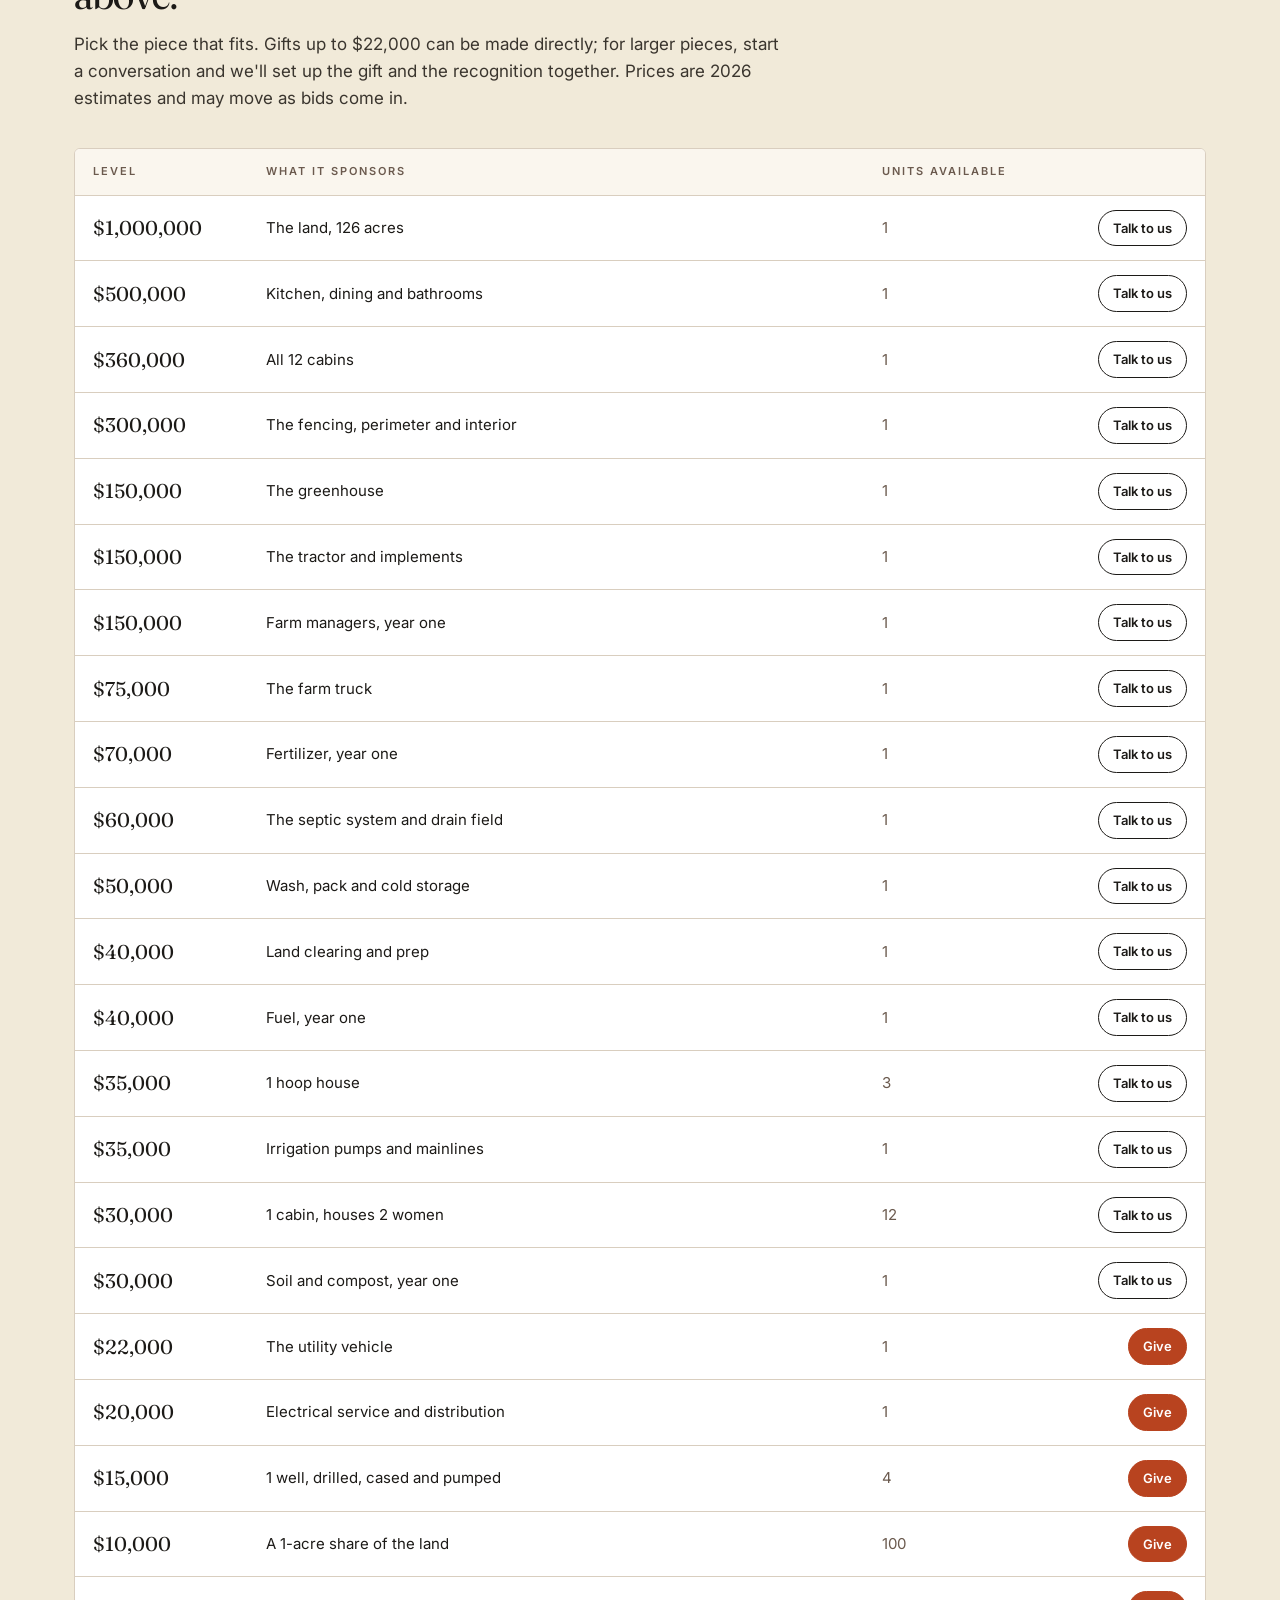
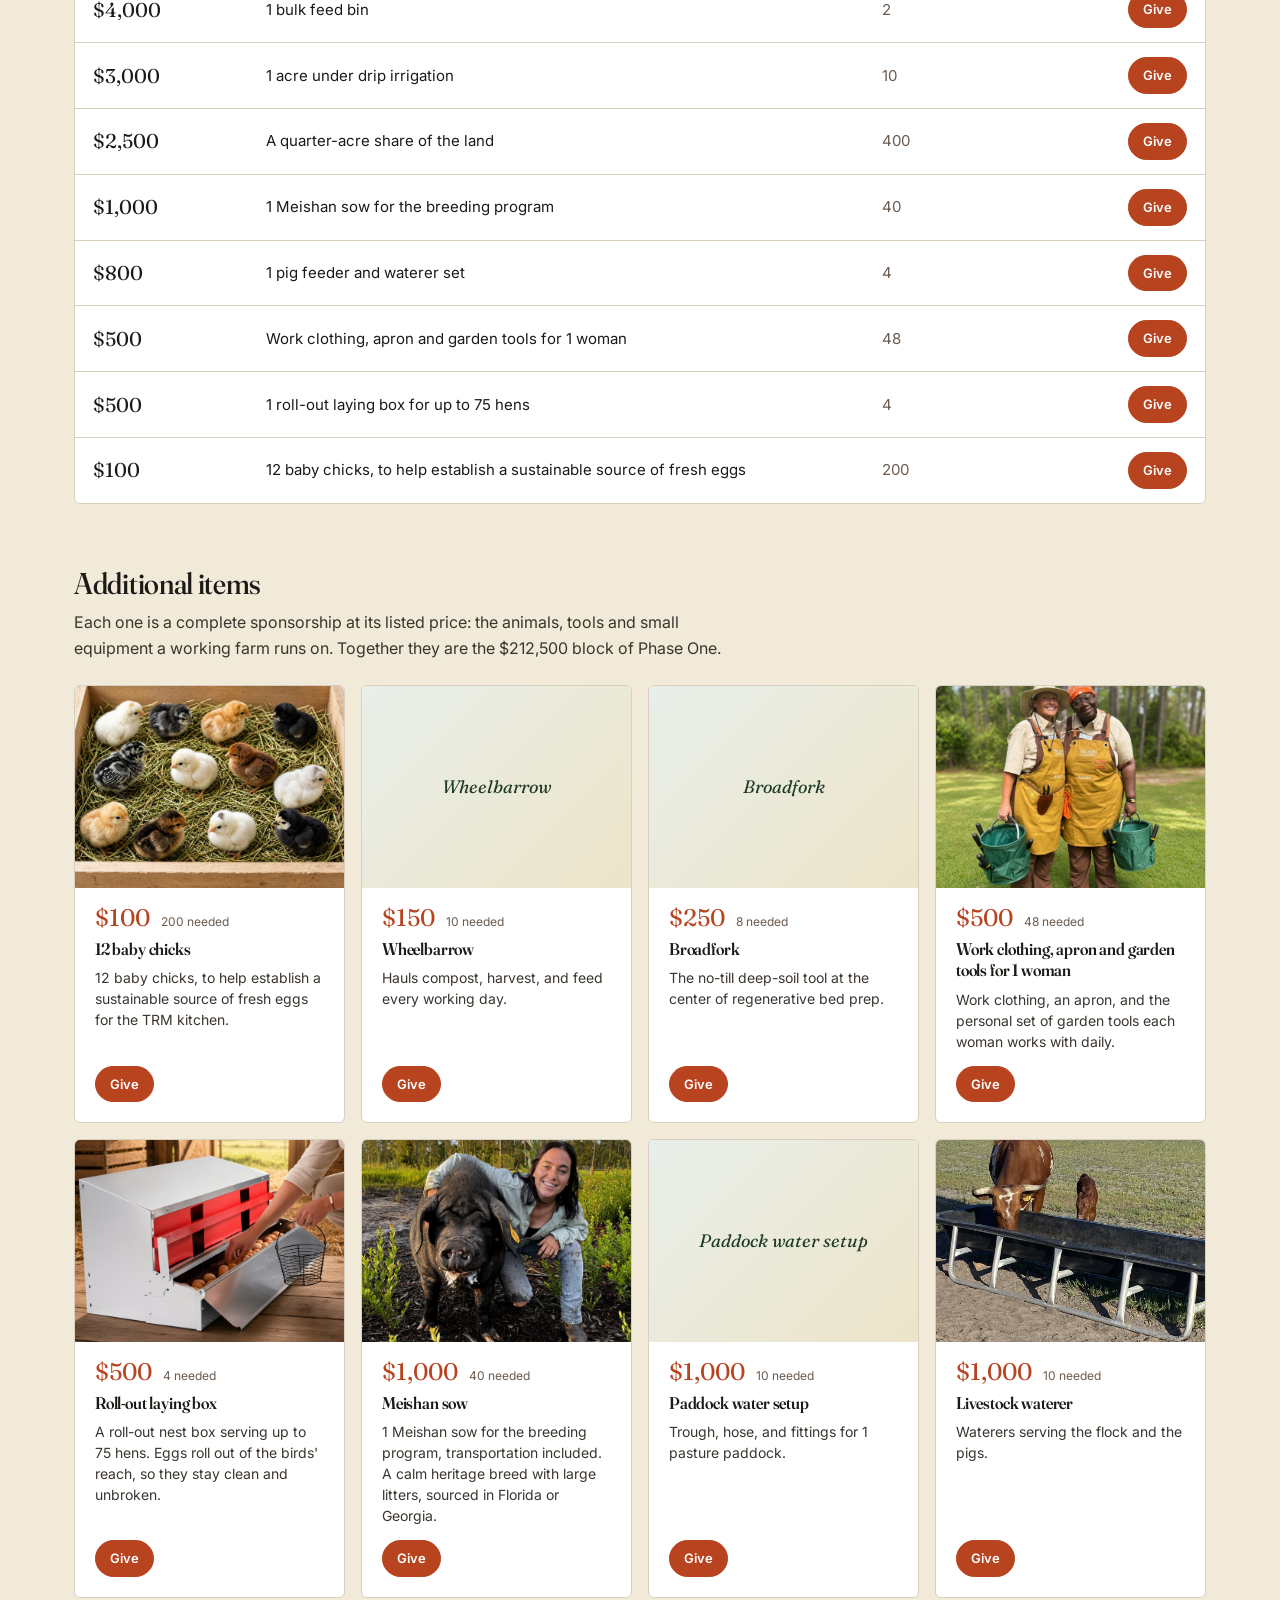
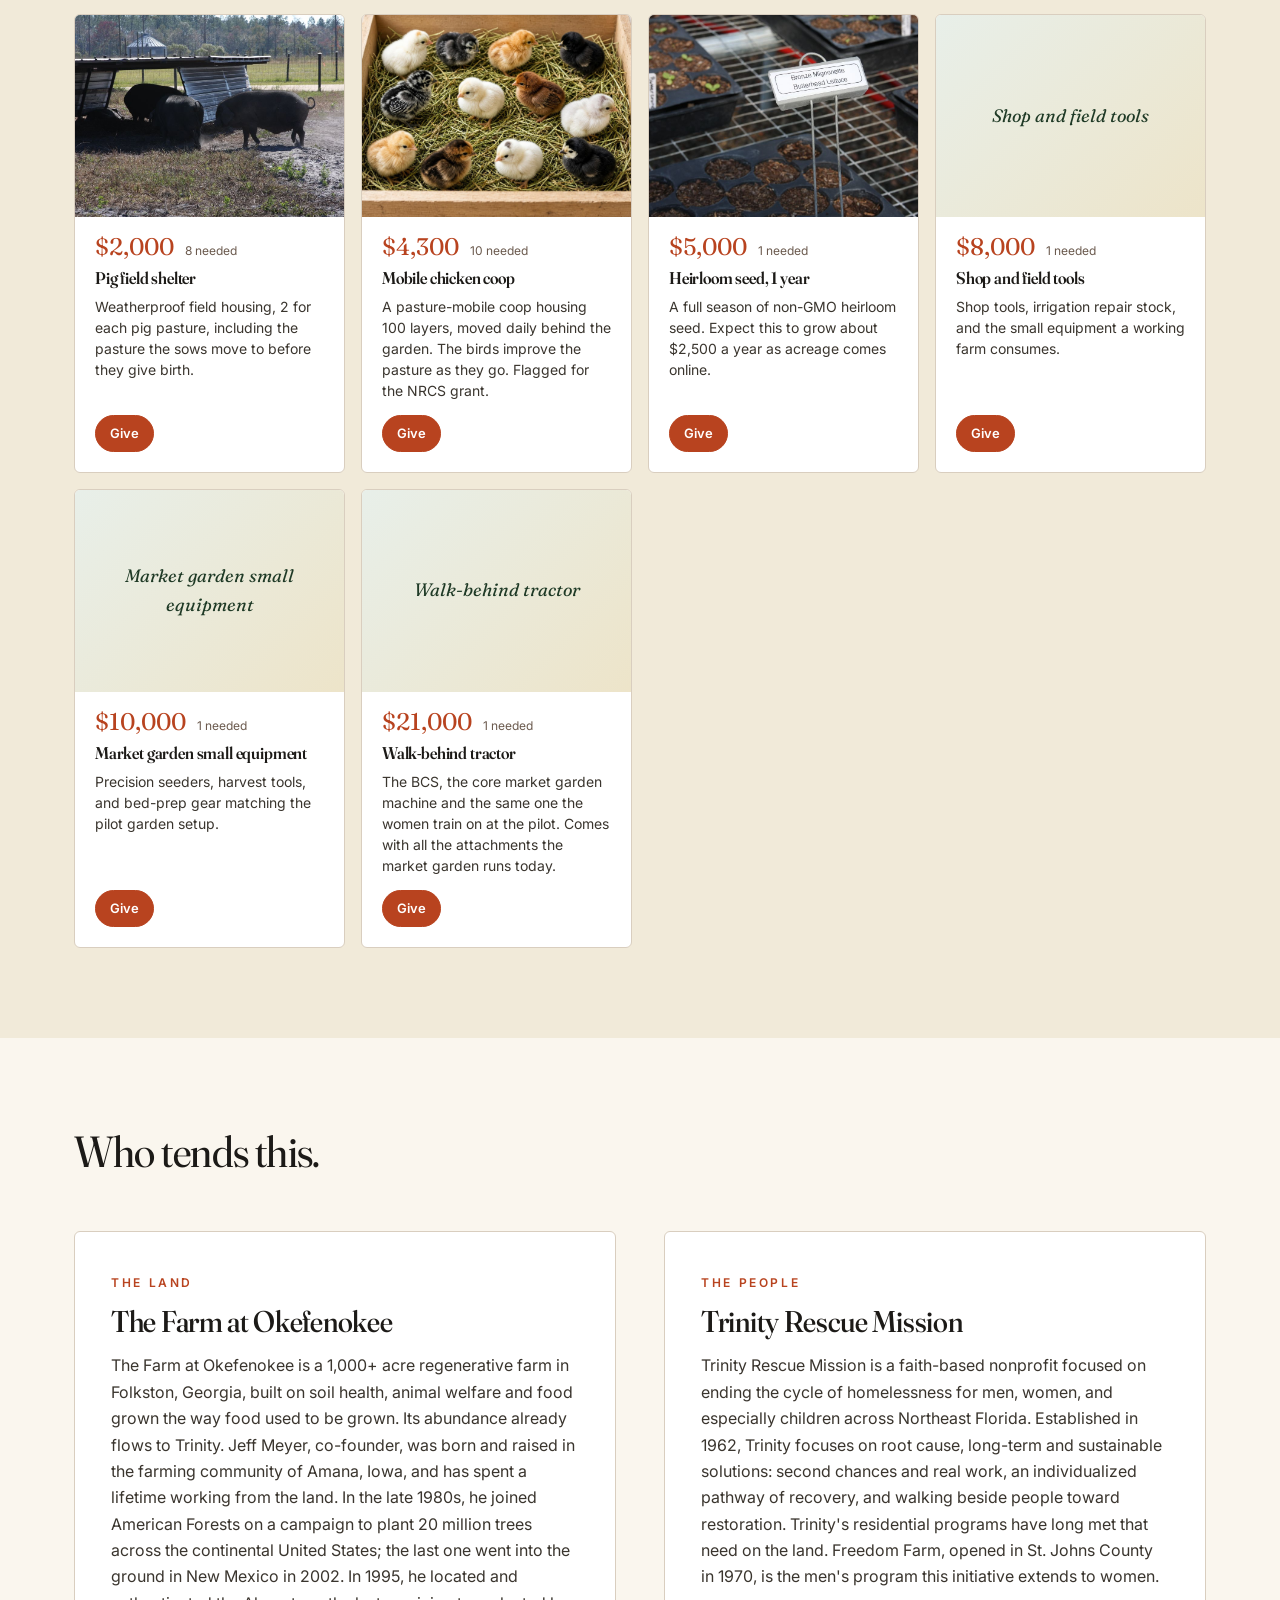
<file: phase-one.html>
<!DOCTYPE html>
<html lang="en">
<head>
<meta charset="UTF-8">
<meta name="viewport" content="width=device-width,initial-scale=1.0">
<title>Phase One | Regenerative Farm Initiative</title>
<meta name="description" content="Phase One of the Regenerative Farm Initiative: 126 acres in Folkston, Georgia, a permanent home for 24 women in recovery, and fresh food for Trinity Rescue Mission. The case, the plan, and the full sponsorship list.">
<link rel="preconnect" href="https://fonts.googleapis.com">
<link rel="preconnect" href="https://fonts.gstatic.com" crossorigin>
<link href="https://fonts.googleapis.com/css2?family=Fraunces:ital,opsz,wght,SOFT@0,9..144,300..600,30;0,9..144,300..600,100;1,9..144,300..600,30&family=Inter:wght@400;500;600;700&display=swap" rel="stylesheet">
<link rel="stylesheet" href="css/site.css">
<style>
/* ===== Phase One page ===== */

/* Hero */
.page-hero{
  background: var(--green-darker);
  color: var(--cream);
  padding: 80px 0 80px;
  border-bottom: 6px solid var(--terracotta);
  position: relative; overflow: hidden;
}
.page-hero .container{
  position: relative; z-index: 1;
  display: grid; grid-template-columns: 1.25fr 1fr; gap: 56px; align-items: center;
}
.page-hero .kicker{ color: var(--mustard); margin-bottom: 18px; }
.page-hero h1{
  color: var(--white); font-weight: 300;
  font-variation-settings: 'SOFT' 50, 'opsz' 144;
  font-size: clamp(34px, 4.2vw, 56px);
  line-height: 1.08; letter-spacing: -0.02em;
  margin-bottom: 28px;
}
.page-hero h1 em{ color: var(--mustard); font-style: italic; }
.hero-figures{
  display: flex; gap: 30px; flex-wrap: wrap; margin-bottom: 32px;
  padding-top: 24px; border-top: 1px solid rgba(255,255,255,0.15);
}
.hero-figures .f .num{
  font-family: var(--serif); font-weight: 300; font-size: 38px; line-height: 1; color: var(--white);
  font-variation-settings: 'SOFT' 30;
}
.hero-figures .f .lbl{
  display:block; margin-top: 8px;
  font-family: var(--sans); font-size: 11px; letter-spacing: .2em; text-transform: uppercase;
  color: rgba(255,255,255,0.65);
}
.hero-actions{ display:flex; gap: 14px; flex-wrap: wrap; }
.hero-photo .frame{
  border-radius: 6px; overflow: hidden; aspect-ratio: 4/5; background: var(--green-dark);
}
.hero-photo .frame img{ width:100%; height:100%; object-fit: cover; }
@media (max-width: 880px){
  .page-hero{ padding: 56px 0; }
  .page-hero .container{ grid-template-columns: 1fr; gap: 36px; }
  .hero-photo .frame{ aspect-ratio: 4/3; }
  .hero-figures .f .num{ font-size: 36px; }
}

/* Shared: two-column prose + image */
.prose-img .cols{ display: grid; grid-template-columns: 1.2fr 1fr; gap: 64px; align-items: start; }
.prose-img.flip .cols{ grid-template-columns: 1fr 1.2fr; }
.prose-img h2{ font-weight: 400; margin-bottom: 20px; }
.prose-img p{ color: var(--ink-2); font-size: 17px; line-height: 1.65; margin-bottom: 16px; }
.prose-img .img-wrap{ border-radius: 6px; overflow: hidden; aspect-ratio: 4/5; position: sticky; top: 100px; }
.prose-img .img-wrap img{ width:100%; height:100%; object-fit: cover; }
@media (max-width: 880px){
  .prose-img .cols, .prose-img.flip .cols{ grid-template-columns: 1fr; gap: 32px; }
  .prose-img.flip .cols > div:first-child{ order: 2; }
  .prose-img .img-wrap{ position: static; aspect-ratio: 4/3; }
}

/* Quote block (inline) */
.q{
  margin: 28px 0; padding: 22px 26px;
  background: var(--white); border-left: 3px solid var(--terracotta); border-radius: 0 6px 6px 0;
}
.q p{ font-family: var(--serif); font-style: italic; font-size: 19px; line-height: 1.4; color: var(--ink); margin: 0 0 10px; }
.q cite{
  display:block; font-family: var(--sans); font-style: normal; font-size: 12px;
  letter-spacing: .15em; text-transform: uppercase; color: var(--muted); font-weight: 600;
}
.band-dark .q{ background: rgba(255,255,255,0.05); }
.band-dark .q p{ color: var(--cream); }
.band-dark .q cite{ color: rgba(255,255,255,0.6); }

/* Stat grid */
.stat-grid{
  display: grid; grid-template-columns: repeat(3, 1fr); gap: 1px;
  background: rgba(255,255,255,0.1); border: 1px solid rgba(255,255,255,0.1);
  border-radius: 6px; overflow: hidden; margin-top: 36px;
}
.stat-cell{ background: var(--green-darker); padding: 28px 24px; }
.stat-cell .num{
  font-family: var(--serif); font-weight: 300; color: var(--white); font-size: 46px; line-height: 1;
  font-variation-settings: 'SOFT' 30;
}
.stat-cell .label{
  display:block; margin-top: 10px;
  font-family: var(--sans); font-size: 12px; letter-spacing: .16em; text-transform: uppercase; color: rgba(255,255,255,0.7);
}
@media (max-width: 760px){ .stat-grid{ grid-template-columns: 1fr; } }

/* Soil section */
.soil{ background: var(--cream); padding: 90px 0; }
.soil .scale{
  background: var(--green-darker); color: var(--cream); border-radius: 6px; padding: 40px;
  margin-top: 48px;
}
.soil .scale h3{ color: var(--white); font-weight: 400; margin-bottom: 6px; }
.soil .scale p{ color: rgba(255,255,255,0.78); font-size: 16px; margin: 0; }
.soil .scale .stat-grid{ margin-top: 24px; }
.sub-h3{ margin-top: 36px; margin-bottom: 12px; font-weight: 500; }

/* First fruits */
.fruits{ background: var(--cream-2); padding: 90px 0; }
.fruits .voices{ display: grid; grid-template-columns: repeat(3, 1fr); gap: 20px; margin-top: 40px; }
.fruits .voices .q{ margin: 0; }
@media (max-width: 880px){ .fruits .voices{ grid-template-columns: 1fr; } }

/* Ground */
.ground{ background: var(--cream); padding: 90px 0; }
.ground .finds{ list-style: none; margin: 18px 0 28px; border-top: 1px solid var(--rule); }
.ground .finds li{
  padding: 14px 0; border-bottom: 1px solid var(--rule);
  display: grid; grid-template-columns: 18px 1fr; gap: 12px; color: var(--ink-2); font-size: 16px; line-height: 1.5;
}
.ground .finds li::before{ content:'•'; color: var(--terracotta); font-size: 18px; line-height: 1; }
.ground .finds li span.lead{ font-weight: 600; color: var(--ink); }

/* Master plan */
.plan{ background: var(--cream-2); padding: 80px 0; border-top: 1px solid var(--rule); }
.plan .head{ max-width: 760px; margin-bottom: 32px; }
.plan .head h2{ font-weight: 400; margin-bottom: 14px; }
.plan .head p{ color: var(--ink-2); font-size: 17px; }
.plan figure{ margin: 0; }
.plan figure img{ width: 100%; border-radius: 6px; border: 1px solid var(--rule); background: var(--white); }
.plan figcaption{
  margin-top: 14px; font-size: 14px; color: var(--muted);
  display:flex; justify-content: space-between; gap: 20px; flex-wrap: wrap;
}

/* Abundance */
.abundance{ background: var(--green-darker); color: var(--cream); padding: 90px 0; }
.abundance .container{ max-width: 980px; }
.abundance h2{ color: var(--white); font-weight: 300; margin-bottom: 36px; }
.abundance h2 em{ color: var(--mustard); font-style: italic; }
.abundance .three{ display: grid; grid-template-columns: repeat(3, 1fr); gap: 32px; }
.abundance .three h3{ color: var(--mustard); font-weight: 400; font-size: 24px; margin-bottom: 12px; }
.abundance .three p{ color: rgba(255,255,255,0.8); font-size: 16px; line-height: 1.6; }
.abundance .close{ margin-top: 40px; color: rgba(255,255,255,0.85); font-size: 18px; font-family: var(--serif); font-style: italic; max-width: 60ch; }
@media (max-width: 880px){ .abundance .three{ grid-template-columns: 1fr; } }

/* Investment */
.invest{ background: var(--cream); padding: 90px 0; }
.invest .head{ max-width: 760px; margin-bottom: 40px; }
.invest .head h2{ font-weight: 400; margin-bottom: 14px; }
.invest .head p{ color: var(--ink-2); font-size: 17px; }
.invest-grid{ display: grid; grid-template-columns: repeat(3, 1fr); gap: 20px; }
.inv-card{
  background: var(--white); border: 1px solid var(--rule); border-radius: 6px; overflow: hidden;
  display:flex; flex-direction: column;
}
.inv-card .photo{ aspect-ratio: 3/2; overflow: hidden; background: var(--green-light); }
.inv-card .photo img{ width:100%; height:100%; object-fit: cover; }
.inv-card .body{ padding: 24px 26px 28px; display:flex; flex-direction: column; flex: 1; }
.inv-card .amt{ font-family: var(--serif); font-size: 30px; color: var(--terracotta); font-weight: 400; line-height: 1; }
.inv-card .amt small{ font-family: var(--sans); font-size: 12px; color: var(--muted); letter-spacing: .1em; text-transform: uppercase; margin-left: 8px; }
.inv-card h3{ font-size: 22px; margin: 10px 0 12px; font-weight: 500; }
.inv-card p{ color: var(--ink-2); font-size: 15px; line-height: 1.55; margin-bottom: 10px; }
.inv-card .q{ margin: 14px 0 0; padding: 14px 16px; background: var(--cream); }
.inv-card .q p{ font-size: 16px; }
.invest .subtotal{
  margin-top: 28px; padding: 24px 28px; background: var(--white); border: 1px solid var(--rule); border-radius: 6px;
  display:flex; justify-content: space-between; align-items: center; gap: 24px; flex-wrap: wrap;
}
.invest .subtotal .n{ font-family: var(--serif); font-size: 34px; font-weight: 300; }
.invest .subtotal p{ color: var(--ink-2); font-size: 15px; max-width: 56ch; margin: 0; }
.invest .after{ margin-top: 48px; max-width: 760px; }
.invest .after p{ color: var(--ink-2); font-size: 17px; line-height: 1.65; margin-bottom: 16px; }
.invest .doug{ margin-top: 40px; max-width: 760px; }
.blocks{
  margin-top: 40px; width: 100%; max-width: 720px; border-collapse: collapse;
  background: var(--green-darker); color: var(--cream); border-radius: 6px; overflow: hidden;
}
.blocks th, .blocks td{ padding: 16px 24px; text-align: left; border-bottom: 1px solid rgba(255,255,255,0.1); }
.blocks th{ font-family: var(--sans); font-size: 12px; letter-spacing: .16em; text-transform: uppercase; color: var(--mustard); font-weight: 600; }
.blocks th.n{ text-align: right; }
.blocks td.n{ text-align: right; font-family: var(--serif); font-size: 20px; white-space: nowrap; }
.blocks tr.total td{ border-bottom: 0; font-weight: 600; background: rgba(255,255,255,0.05); }
.blocks tr.total td.n{ font-size: 26px; color: var(--white); }
@media (max-width: 1000px){ .invest-grid{ grid-template-columns: 1fr 1fr; } }
@media (max-width: 600px){
  .blocks th, .blocks td{ padding: 12px 14px; }
  .blocks td.n{ font-size: 17px; }
  .blocks tr.total td.n{ font-size: 22px; }
}
@media (max-width: 640px){ .invest-grid{ grid-template-columns: 1fr; } }

/* Sponsor listing */
.sponsor{ background: var(--cream-2); padding: 90px 0; border-top: 1px solid var(--rule); }
.sponsor .head{ max-width: 760px; margin-bottom: 36px; }
.sponsor .head h2{ font-weight: 400; margin-bottom: 14px; }
.sponsor .head p{ color: var(--ink-2); font-size: 17px; }
.table-wrap{ overflow-x: auto; background: var(--white); border: 1px solid var(--rule); border-radius: 6px; }
.levels{ width: 100%; border-collapse: collapse; min-width: 640px; }
.levels th, .levels td{ padding: 14px 18px; text-align: left; border-bottom: 1px solid var(--rule); vertical-align: middle; font-size: 15px; }
.levels th{ font-family: var(--sans); font-size: 11px; letter-spacing: .18em; text-transform: uppercase; color: var(--muted); font-weight: 600; background: var(--cream); }
.levels td.lvl{ font-family: var(--serif); font-size: 20px; white-space: nowrap; color: var(--ink); }
.levels td.units{ color: var(--muted); white-space: nowrap; }
.levels td.act{ text-align: right; white-space: nowrap; }
.levels tr:last-child td{ border-bottom: 0; }
.levels tbody tr:hover td{ background: var(--cream); }
.btn-sm{ padding: 7px 14px; font-size: 13px; }

.items-head{ margin: 64px 0 24px; max-width: 760px; }
.items-head h3{ font-weight: 500; margin-bottom: 10px; }
.items-head p{ color: var(--ink-2); font-size: 16px; }
.items{ display: grid; grid-template-columns: repeat(4, 1fr); gap: 16px; }
.item{
  background: var(--white); border: 1px solid var(--rule); border-radius: 6px; overflow: hidden;
  display:flex; flex-direction: column;
}
.item .photo{ aspect-ratio: 4/3; overflow: hidden; background: var(--green-light); position: relative; }
.item .photo img{ width:100%; height:100%; object-fit: cover; }
.item .photo.none{ background: linear-gradient(135deg, var(--green-light), var(--cream-3)); }
.item .photo.none::after{
  content: attr(data-label); position: absolute; inset: 0; display:flex; align-items:center; justify-content:center;
  font-family: var(--serif); font-style: italic; color: var(--green-dark); font-size: 18px; padding: 20px; text-align: center;
}
.item .body{ padding: 18px 20px 20px; display:flex; flex-direction: column; flex: 1; }
.item .price{ font-family: var(--serif); font-size: 24px; color: var(--terracotta); line-height: 1; }
.item .price small{ font-family: var(--sans); font-size: 12px; color: var(--muted); margin-left: 6px; }
.item h4{ font-size: 17px; font-weight: 600; margin: 8px 0 8px; line-height: 1.25; }
.item p{ color: var(--ink-2); font-size: 14px; line-height: 1.5; flex: 1; }
.item .btn{ margin-top: 14px; align-self: flex-start; }
@media (max-width: 600px){
  .levels{ min-width: 0; }
  .levels th, .levels td{ padding: 12px 10px; font-size: 14px; }
  .levels td.lvl{ font-size: 17px; }
  .levels th:nth-child(3), .levels td:nth-child(3){ display: none; }
}
@media (max-width: 1000px){ .items{ grid-template-columns: repeat(3, 1fr); } }
@media (max-width: 760px){ .items{ grid-template-columns: 1fr 1fr; } }
@media (max-width: 480px){ .items{ grid-template-columns: 1fr; } }

/* Who tends */
.who{ background: var(--cream); padding: 90px 0; }
.who .container{ display: grid; grid-template-columns: 1fr 1fr; gap: 48px; }
.who h2{ grid-column: 1 / -1; font-weight: 400; margin-bottom: 8px; }
.who .org{ background: var(--white); border: 1px solid var(--rule); border-radius: 6px; padding: 36px; }
.who .org h3{ margin-bottom: 14px; font-weight: 500; }
.who .org p{ color: var(--ink-2); font-size: 16px; line-height: 1.65; margin-bottom: 14px; }
.who .org .ein{ font-size: 14px; color: var(--muted); }
.who .org .q{ background: var(--cream); }
.who .org a.link{ display:inline-block; margin-top: 6px; }
@media (max-width: 880px){ .who .container{ grid-template-columns: 1fr; } }

/* Closing */
.closing{ background: var(--green-dark); color: var(--cream); padding: 90px 0; }
.closing .container{ display: grid; grid-template-columns: 1.2fr 1fr; gap: 56px; align-items: start; }
.closing .kicker{ color: var(--mustard); }
.closing h2{ color: var(--white); font-weight: 300; margin-bottom: 20px; }
.closing h2 em{ color: var(--mustard); font-style: italic; }
.closing p{ color: rgba(255,255,255,0.82); font-size: 18px; margin-bottom: 16px; }
.closing .actions{ display:flex; gap: 14px; flex-wrap: wrap; margin-top: 24px; }
.contacts{ background: rgba(255,255,255,0.05); border: 1px solid rgba(255,255,255,0.12); border-radius: 6px; padding: 28px; }
.contacts h3{ color: var(--white); font-weight: 400; font-size: 20px; margin-bottom: 18px; }
.contacts .c{ padding: 14px 0; border-top: 1px solid rgba(255,255,255,0.1); font-size: 15px; }
.contacts .c .name{ color: var(--white); font-weight: 600; }
.contacts .c .role{ display:block; color: rgba(255,255,255,0.65); font-size: 13px; margin: 2px 0 6px; }
.contacts .c a{ color: var(--cream-2); }
.contacts .follow{ margin-top: 16px; font-size: 14px; color: rgba(255,255,255,0.65); }
@media (max-width: 880px){ .closing .container{ grid-template-columns: 1fr; } }
</style>
</head>
<body>

<header class="site-header">
  <div class="container">
    <a class="brand" href="index.html">
      <span class="brand-mark"></span>
      <span class="brand-text">
        <span class="top">Regenerative Farm</span>
        <span class="bot">The Farm at Okefenokee &middot; Trinity Rescue Mission Initiative</span>
      </span>
    </a>
    <nav class="site-nav">
      <a href="index.html">Home</a>
      <a href="pilot.html">The Pilot</a>
      <a href="phase-one.html" class="active">Phase One</a>
      <a href="about.html">About the Partners</a>
      <a href="mailto:info@trinityrescue.org">Contact Us</a>
      <a class="cta-btn" href="partnership.html">The Premiere</a>
    </nav>
  </div>
</header>

<!-- HERO -->
<section class="page-hero">
  <div class="container">
    <div>
      <span class="kicker">Phase One</span>
      <h1>What we feed people in crisis is making it harder for them to rise out of it. <em>One hundred twenty-six acres of ground can change that.</em></h1>
      <div class="hero-figures">
        <div class="f"><div class="num">$4 million</div><span class="lbl">Phase One</span></div>
        <div class="f"><div class="num">126 acres</div><span class="lbl">The Petty Farm, Folkston</span></div>
        <div class="f"><div class="num">24 women</div><span class="lbl">A permanent home, at a time</span></div>
      </div>
      <div class="hero-actions">
        <a href="?form=FUNARAUDRDS" class="btn btn-primary">Give to Phase One <span class="arrow">&rarr;</span></a>
        <a href="mailto:mmesser@trinityrescue.org?subject=Phase%20One%20conversation" class="btn btn-ghost-light">Talk to us</a>
      </div>
    </div>
    <div class="hero-photo">
      <div class="frame">
        <img src="img/brochure-woman-wagon.jpg" alt="A woman pulling a garden cart full of greens between raised beds at The Farm at Okefenokee">
      </div>
    </div>
  </div>
</section>

<!-- THE SOIL WE'VE BEEN GIVEN -->
<section class="soil prose-img">
  <div class="container cols">
    <div>
      <span class="kicker">The soil we've been given</span>
      <h2>We are feeding people without nourishing them.</h2>
      <p>Shelters and feeding ministries run on donated food, and the donors who provide it are generous. But most of what can be donated at scale is shelf-stable by necessity: canned, boxed, and processed to last on a pantry shelf. Fresh protein and produce rarely make it to a shelter kitchen.</p>
      <div class="q">
        <p>&ldquo;Homeless shelters get a lot of donated food, which is wonderful, but it's not always the healthiest food. A lot of it is processed.&rdquo;</p>
        <cite>Rob Carryl, Board Chair, Trinity Rescue Mission</cite>
      </div>
      <p>So a woman arriving at Trinity with an addiction to overcome, a job to find, and children to tend is served, three times a day, a diet least able to support any of it. Highly processed food is associated with worse outcomes in exactly the conditions that keep people from stabilizing: depression, anxiety, diabetes, hypertension, inflammation and the volatile energy that makes early recovery harder than it already is.</p>
      <p>We are feeding people without nourishing them. That gap shows up as relapses, missed shifts, emergency room visits and returns to the street.</p>
      <h3 class="sub-h3">Food is only part of it.</h3>
      <p>Homelessness creates a destructive cycle for the women in our community. Unhealthy, codependent and abusive situations play a huge role in the oppression of women, leading to homelessness and one of the darkest industries, human trafficking. Trinity Rescue Mission exists to end that cycle.</p>
      <p>Trinity Rescue Mission has run a residential, land-based recovery program in St. Johns County for men since 1970. Men who complete Lifeline can move onto a working farm and rebuild in a place with sun, structure and something growing because of their hands.</p>
      <p>In 56 years, there has never been an equivalent for women.</p>
      <div class="q">
        <p>&ldquo;We've done it successfully in St. Johns County for our men. And now, through the generosity of the folks around The Farm at Okefenokee, we have an opportunity to do that, the very same program for the women.&rdquo;</p>
        <cite>Pastor Tom Messer, Trinity Baptist Church</cite>
      </div>
    </div>
    <div>
      <div class="img-wrap">
        <img src="img/brochure-tomato-hands.jpg" alt="Hands tending a young tomato plant in a pot">
      </div>
    </div>
  </div>
  <div class="container">
    <div class="scale">
      <h3>The scale of it</h3>
      <p>Fresh protein and produce are nearly impossible to source at that scale.</p>
      <div class="stat-grid">
        <div class="stat-cell"><div class="num">2,500</div><span class="label">People experiencing homelessness in downtown Jacksonville</span></div>
        <div class="stat-cell"><div class="num">200,000+</div><span class="label">Meals served by Trinity Rescue Mission each year</span></div>
        <div class="stat-cell"><div class="num">~1,000,000</div><span class="label">Meals served annually across all Jacksonville shelters</span></div>
      </div>
    </div>
  </div>
</section>

<!-- FIRST FRUITS -->
<section class="fruits prose-img flip">
  <div class="container cols">
    <div>
      <div class="img-wrap">
        <img src="img/brochure-nancy-bertha.jpg" alt="Nancy and Bertha in farm aprons, holding garden tool buckets, at The Farm at Okefenokee">
      </div>
    </div>
    <div>
      <span class="kicker">First fruits</span>
      <h2>They come four days a week. They are paid for their work. They choose to be there.</h2>
      <p>Women from Trinity Rescue Mission have been learning to farm at The Farm at Okefenokee on roughly one acre.</p>
      <div class="q">
        <p>&ldquo;The Trinity ladies come out here and work in the garden, four days a week. They make money by working in the garden, but they also see where their food comes from. And the chefs at Trinity Rescue Mission get access to fresh food, and they're excited.&rdquo;</p>
        <cite>Jeff Meyer, Co-Founder, The Farm at Okefenokee</cite>
      </div>
      <p>From that single acre, so far: more than 30,000 meals of fresh vegetables, carried back to Trinity Rescue Mission. Every one of them grown by the women they feed, for the community those women came from.</p>
      <p>That is fresh food for roughly 15% of the meals Trinity serves in a year.</p>
      <p>The Farm sends protein alongside it: eggs and pastured meat from its own flocks and herds, raised the same way the whole farm will be.</p>
      <p><a href="pilot.html">Follow the pilot, updated from the field &rarr;</a></p>
    </div>
  </div>
  <div class="container">
    <div class="voices">
      <div class="q">
        <p>&ldquo;A lot of the women that come here are the strongest women that I've ever met, because they are cycle breakers. They are trying to change what life they came up through. They don't want that for their children, and they're stepping away from that.&rdquo;</p>
        <cite>Hanna Barker, Lead Supervisor, Trinity Rescue Mission</cite>
      </div>
      <div class="q">
        <p>&ldquo;This program has just started something new. As long as I'm with Trinity, I'll be coming here to The Farm at Okefenokee.&rdquo;</p>
        <cite>Bertha, Resident, Trinity Rescue Mission</cite>
      </div>
      <div class="q">
        <p>&ldquo;You get great excitement out of planting the seeds and then seeing the results. It's really a good feeling, a feeling of satisfaction.&rdquo;</p>
        <cite>Sherri, Program Graduate, Trinity Rescue Mission</cite>
      </div>
    </div>
  </div>
</section>

<!-- THE GROUND -->
<section class="ground prose-img">
  <div class="container cols">
    <div>
      <span class="kicker">The ground itself</span>
      <h2>135 years of harvest. And a 3-year window.</h2>
      <p>The former Petty Farm in Folkston is the oldest working farm in Charlton County. It has been planted, tended and harvested every year for 135 years, through two world wars, a depression and four generations.</p>
      <p>This is the first time it has been asked to feed the poor.</p>
      <p>A supporter of this work secured the farm and granted Trinity Rescue Mission a three-year option to purchase it. The land is being held for the people who would put it to this use.</p>

      <h3 class="sub-h3">What we're planting</h3>
      <p>The land. The women. The work that joins them.</p>
      <p>Phase One exercises the land option, builds what's needed, and establishes a permanent home for 24 women at a time.</p>
      <p style="margin-bottom:6px;">What a woman finds here:</p>
      <ul class="finds">
        <li><span><span class="lead">A door of her own.</span> A cabin shared with one other woman: safe, private, hers.</span></li>
        <li><span><span class="lead">Paid work from the first day.</span> Labor that pays and heals.</span></li>
        <li><span><span class="lead">A trade.</span> Regenerative agriculture, animal husbandry, food production.</span></li>
        <li><span><span class="lead">Room to reconnect.</span> With the ground, with the people beside her, with whatever she left behind.</span></li>
        <li><span><span class="lead">A meaningful path forward.</span></span></li>
      </ul>
      <div class="q">
        <p>&ldquo;The farm offers an opportunity for these women to connect with God, connect out in nature, have meaning and purpose in their life while they are rebuilding, and to have a future with meaningful employment where they can continue to contribute good to society.&rdquo;</p>
        <cite>Pastor Tom Messer, Trinity Baptist Church</cite>
      </div>
      <p>Participation is voluntary. Each woman is invited and chooses to come. She is paid, and she can return to Jacksonville at any time.</p>
      <div class="q">
        <p>&ldquo;I was asked if I was interested in going to the farm; if I would be interested in doing it as kind of like a trial run, to see how it would work out for mothers here in the shelter.&rdquo;</p>
        <cite>Sherri, Program Graduate, Trinity Rescue Mission</cite>
      </div>
      <p>Women with children are the fastest-growing group Trinity shelters. This program was tested with them in mind from the beginning, and a mother can bring her children with her.</p>
    </div>
    <div>
      <div class="img-wrap">
        <img src="img/brochure-squash-hands.jpg" alt="Hands harvesting under broad squash leaves">
      </div>
    </div>
  </div>
</section>

<!-- MASTER PLAN -->
<section class="plan">
  <div class="container container-wide">
    <div class="head">
      <span class="kicker">The concept master plan</span>
      <h2>How 126 acres lays out.</h2>
      <p>The entrance drive, the community kitchen and bakery, the greenhouse and high tunnels, the cabins in pods around two ponds, row crops, chicken and pig pastures, and an apiary. A concept plan, drawn in June 2026, that the Phase One list below funds piece by piece.</p>
    </div>
    <figure>
      <a href="docs/concept-master-plan-2026-06.pdf" target="_blank" rel="noopener"><img src="img/concept-master-plan.jpg" alt="Concept master plan of the Trinity parcel at The Farm at Okefenokee, with a numbered legend for the entrance drive, cannery, community kitchen, greenhouse, high tunnels, picnic area, gathering space, pods, cabins and row crops"></a>
      <figcaption>
        <span>Concept master plan, The Farm at Okefenokee Co-Op. Cadence, June 2026.</span>
        <span><a href="docs/concept-master-plan-2026-06.pdf" target="_blank" rel="noopener">View the full concept plan (PDF, 14 MB) &nearr;</a></span>
      </figcaption>
    </figure>
  </div>
</section>

<!-- THE ABUNDANCE -->
<section class="abundance band-dark">
  <div class="container">
    <span class="kicker" style="color: var(--mustard);">The abundance</span>
    <h2>She arrives as someone who is served. <em>She leaves as someone who serves.</em></h2>
    <div class="three">
      <div>
        <h3>It restores a woman.</h3>
        <p>Twenty-four at a time, with structure, purpose, a paycheck, and the daily evidence of her own competence rising out of the ground in front of her. Trinity works alongside its residents.</p>
      </div>
      <div>
        <h3>It feeds a city.</h3>
        <p>Fresh protein and produce moving into meal programs that today have almost no access to either. The ambition: a million healthy meals a year, the scale at which Jacksonville's shelters and feeding ministries serve today, reaching Trinity Rescue Mission and shelters and feeding ministries across Jacksonville.</p>
      </div>
      <div>
        <h3>It changes what recovery looks like for everyone.</h3>
        <p>Better nourishment into shelters means better outcomes across every program those shelters run, for thousands of people who will never set foot on this farm.</p>
      </div>
    </div>
    <p class="close">The woman who spends a season here leaves with a trade, and she leaves having fed thousands of people who were, not long ago, exactly where she was.</p>
    <div class="q">
      <p>&ldquo;We don't see homelessness as a problem that a singular church should solve, and we don't even see it as a problem that just Christian people should solve. It's a challenge that will take our whole community to solve.&rdquo;</p>
      <cite>Pastor Tom Messer, Trinity Baptist Church</cite>
    </div>
  </div>
</section>

<!-- THE INVESTMENT -->
<section class="invest" id="investment">
  <div class="container">
    <div class="head">
      <span class="kicker">The investment</span>
      <h2>Six foundational investments.</h2>
      <p>Each can be underwritten in full, in part, or shared among partners. Naming and recognition opportunities are available for each investment.</p>
    </div>
    <div class="invest-grid">
      <article class="inv-card">
        <div class="photo"><img src="img/sponsor-land.jpg" alt="Open pasture and pines on the Petty Farm"></div>
        <div class="body">
          <div class="amt">$1,000,000</div>
          <h3>The land</h3>
          <p>Exercise the option on the Petty Farm: 126 acres and 135 unbroken years of harvest. Everything that follows grows out of this.</p>
        </div>
      </article>
      <article class="inv-card">
        <div class="photo"><img src="img/sponsor-kitchen.jpg" alt="Long dining tables under a covered pavilion"></div>
        <div class="body">
          <div class="amt">$500,000</div>
          <h3>The communal center</h3>
          <p>A conditioned steel building holding the community kitchen, restrooms, showers and gathering space; the table where 24 women sit down to eat what they grew, and the room where they learn the trade.</p>
          <p>It must be built before the first woman moves into a cabin. Everything else waits on it.</p>
        </div>
      </article>
      <article class="inv-card">
        <div class="photo"><img src="img/sponsor-fencing.jpg" alt="Tall game fence with livestock grazing behind it"></div>
        <div class="body">
          <div class="amt">$300,000</div>
          <h3>The fencing</h3>
          <p>A 6-foot game fence enclosing the property, with gates and corner bracing, keeping deer and hogs out and livestock in. Inside it, cross fencing divides the land into paddocks for rotating the pigs and poultry, plus dedicated fencing for the garden, greenhouse and pig pastures, including the gates that make the daily paddock moves possible.</p>
          <p>This fencing is the working machinery of regenerative agriculture: how the soil is rebuilt and where the protein comes from.</p>
        </div>
      </article>
      <article class="inv-card">
        <div class="photo"><img src="img/sponsor-cabin.jpg" alt="A small wood-sided cabin with a metal roof and front porch"></div>
        <div class="body">
          <div class="amt">$360,000 <small>$30,000 each, 12 needed</small></div>
          <h3>The cabins</h3>
          <p>Each cabin sleeps two women. Twelve cabins house the full program.</p>
          <p>For many of these women, it will be the first door in years that locks from the inside.</p>
          <p>Individual cabins may be sponsored singly; a $30,000 gift houses two women.</p>
          <div class="q">
            <p>&ldquo;It's peaceful out here, and I would definitely live out here in a heartbeat.&rdquo;</p>
            <cite>Nancy, Resident, Trinity Rescue Mission</cite>
          </div>
        </div>
      </article>
      <article class="inv-card">
        <div class="photo"><img src="img/sponsor-greenhouse.jpg" alt="Greenhouse benches full of seed trays"></div>
        <div class="body">
          <div class="amt">$150,000</div>
          <h3>The greenhouse</h3>
          <p>35' x 100' with trays, cooling and irrigation. Starts every plant from heirloom seed for the market gardens and the hoop houses. The farm can't run without it.</p>
        </div>
      </article>
      <article class="inv-card">
        <div class="photo"><img src="img/sponsor-tractor.jpg" alt="An orange utility tractor in a field"></div>
        <div class="body">
          <div class="amt">$150,000</div>
          <h3>Tractor and implements</h3>
          <p>Utility tractor with front loader plus the attachments that make it useful: rotary mower, tiller, box blade, seeder and a utility trailer. Used for land work, feed handling and compost turning.</p>
        </div>
      </article>
    </div>
    <div class="subtotal">
      <div class="n">$2,460,000</div>
      <p>The six investments above total $2.46 million. The balance of Phase One funds the smaller items on the farm, the first year of operations, and a reserve for contingency.</p>
    </div>

    <div class="q doug">
      <p>&ldquo;The ethos of what we do here at The Farm is really just this idea of restoration and improvement. Not only is the ground getting better every year, we're better at what we're doing. We're creating a stronger, more cohesive community. And, through this endeavor with Trinity Rescue Mission, we want to extend that for the benefit of the most vulnerable among us.&rdquo;</p>
      <cite>Doug Davis, Co-Founder, The Farm at Okefenokee</cite>
    </div>

    <div class="after">
      <p>Day-to-day farming draws on the existing team at The Farm at Okefenokee, the same people who have already grown 30,000 meals alongside these women.</p>
      <p>The program itself is Trinity's. Trinity Rescue Mission will hire and employ a couple as the farm's resident managers: the two people who teach the trade, run the production, and hold the daily rhythm that makes recovery possible. Phase One funds their first year. The Farm brings the ground, the knowledge, and the infrastructure. Trinity brings the program, the staff, and 64 years of walking people from fear, helplessness and feeling stuck to safety, hope and support.</p>
    </div>

    <table class="blocks">
      <thead><tr><th>Phase One</th><th class="n">2026 estimates</th></tr></thead>
      <tbody>
        <!-- BLOCKS:start -->
        <tr><td>Capital: land, buildings, fencing, equipment, wells and site work</td><td class="n">$2,968,200</td></tr>
        <tr><td>Operations, year one: wages, managers, feed, fuel, fertilizer and soil</td><td class="n">$500,000</td></tr>
        <tr><td>Contingency</td><td class="n">$319,300</td></tr>
        <tr><td>Additional items: livestock, tools, coops and small equipment</td><td class="n">$212,500</td></tr>
        <tr class="total"><td>Phase One</td><td class="n">$4,000,000</td></tr>
<!-- BLOCKS:end -->
      </tbody>
    </table>
  </div>
</section>

<!-- SPONSOR A PIECE -->
<section class="sponsor" id="sponsor">
  <div class="container">
    <div class="head">
      <span class="kicker">Sponsor a piece of Phase One</span>
      <h2>Every level funds a whole item from the lists above.</h2>
      <p>Pick the piece that fits. Gifts up to $22,000 can be made directly; for larger pieces, start a conversation and we'll set up the gift and the recognition together. Prices are 2026 estimates and may move as bids come in.</p>
    </div>
    <div class="table-wrap">
      <table class="levels">
        <thead><tr><th>Level</th><th>What it sponsors</th><th>Units available</th><th></th></tr></thead>
        <tbody>
          <!-- LEVELS:start -->
          <tr><td class="lvl">$1,000,000</td><td>The land, 126 acres</td><td class="units">1</td><td class="act"><a class="btn btn-ghost btn-sm" href="mailto:mmesser@trinityrescue.org?subject=Phase%20One%20sponsorship">Talk to us</a></td></tr>
          <tr><td class="lvl">$500,000</td><td>Kitchen, dining and bathrooms</td><td class="units">1</td><td class="act"><a class="btn btn-ghost btn-sm" href="mailto:mmesser@trinityrescue.org?subject=Phase%20One%20sponsorship">Talk to us</a></td></tr>
          <tr><td class="lvl">$360,000</td><td>All 12 cabins</td><td class="units">1</td><td class="act"><a class="btn btn-ghost btn-sm" href="mailto:mmesser@trinityrescue.org?subject=Phase%20One%20sponsorship">Talk to us</a></td></tr>
          <tr><td class="lvl">$300,000</td><td>The fencing, perimeter and interior</td><td class="units">1</td><td class="act"><a class="btn btn-ghost btn-sm" href="mailto:mmesser@trinityrescue.org?subject=Phase%20One%20sponsorship">Talk to us</a></td></tr>
          <tr><td class="lvl">$150,000</td><td>The greenhouse</td><td class="units">1</td><td class="act"><a class="btn btn-ghost btn-sm" href="mailto:mmesser@trinityrescue.org?subject=Phase%20One%20sponsorship">Talk to us</a></td></tr>
          <tr><td class="lvl">$150,000</td><td>The tractor and implements</td><td class="units">1</td><td class="act"><a class="btn btn-ghost btn-sm" href="mailto:mmesser@trinityrescue.org?subject=Phase%20One%20sponsorship">Talk to us</a></td></tr>
          <tr><td class="lvl">$150,000</td><td>Farm managers, year one</td><td class="units">1</td><td class="act"><a class="btn btn-ghost btn-sm" href="mailto:mmesser@trinityrescue.org?subject=Phase%20One%20sponsorship">Talk to us</a></td></tr>
          <tr><td class="lvl">$75,000</td><td>The farm truck</td><td class="units">1</td><td class="act"><a class="btn btn-ghost btn-sm" href="mailto:mmesser@trinityrescue.org?subject=Phase%20One%20sponsorship">Talk to us</a></td></tr>
          <tr><td class="lvl">$70,000</td><td>Fertilizer, year one</td><td class="units">1</td><td class="act"><a class="btn btn-ghost btn-sm" href="mailto:mmesser@trinityrescue.org?subject=Phase%20One%20sponsorship">Talk to us</a></td></tr>
          <tr><td class="lvl">$60,000</td><td>The septic system and drain field</td><td class="units">1</td><td class="act"><a class="btn btn-ghost btn-sm" href="mailto:mmesser@trinityrescue.org?subject=Phase%20One%20sponsorship">Talk to us</a></td></tr>
          <tr><td class="lvl">$50,000</td><td>Wash, pack and cold storage</td><td class="units">1</td><td class="act"><a class="btn btn-ghost btn-sm" href="mailto:mmesser@trinityrescue.org?subject=Phase%20One%20sponsorship">Talk to us</a></td></tr>
          <tr><td class="lvl">$40,000</td><td>Land clearing and prep</td><td class="units">1</td><td class="act"><a class="btn btn-ghost btn-sm" href="mailto:mmesser@trinityrescue.org?subject=Phase%20One%20sponsorship">Talk to us</a></td></tr>
          <tr><td class="lvl">$40,000</td><td>Fuel, year one</td><td class="units">1</td><td class="act"><a class="btn btn-ghost btn-sm" href="mailto:mmesser@trinityrescue.org?subject=Phase%20One%20sponsorship">Talk to us</a></td></tr>
          <tr><td class="lvl">$35,000</td><td>1 hoop house</td><td class="units">3</td><td class="act"><a class="btn btn-ghost btn-sm" href="mailto:mmesser@trinityrescue.org?subject=Phase%20One%20sponsorship">Talk to us</a></td></tr>
          <tr><td class="lvl">$35,000</td><td>Irrigation pumps and mainlines</td><td class="units">1</td><td class="act"><a class="btn btn-ghost btn-sm" href="mailto:mmesser@trinityrescue.org?subject=Phase%20One%20sponsorship">Talk to us</a></td></tr>
          <tr><td class="lvl">$30,000</td><td>1 cabin, houses 2 women</td><td class="units">12</td><td class="act"><a class="btn btn-ghost btn-sm" href="mailto:mmesser@trinityrescue.org?subject=Phase%20One%20sponsorship">Talk to us</a></td></tr>
          <tr><td class="lvl">$30,000</td><td>Soil and compost, year one</td><td class="units">1</td><td class="act"><a class="btn btn-ghost btn-sm" href="mailto:mmesser@trinityrescue.org?subject=Phase%20One%20sponsorship">Talk to us</a></td></tr>
          <tr><td class="lvl">$22,000</td><td>The utility vehicle</td><td class="units">1</td><td class="act"><a class="btn btn-primary btn-sm" href="?form=FUNARAUDRDS">Give</a></td></tr>
          <tr><td class="lvl">$20,000</td><td>Electrical service and distribution</td><td class="units">1</td><td class="act"><a class="btn btn-primary btn-sm" href="?form=FUNARAUDRDS">Give</a></td></tr>
          <tr><td class="lvl">$15,000</td><td>1 well, drilled, cased and pumped</td><td class="units">4</td><td class="act"><a class="btn btn-primary btn-sm" href="?form=FUNARAUDRDS">Give</a></td></tr>
          <tr><td class="lvl">$10,000</td><td>A 1-acre share of the land</td><td class="units">100</td><td class="act"><a class="btn btn-primary btn-sm" href="?form=FUNARAUDRDS">Give</a></td></tr>
          <tr><td class="lvl">$4,000</td><td>1 bulk feed bin</td><td class="units">2</td><td class="act"><a class="btn btn-primary btn-sm" href="?form=FUNARAUDRDS">Give</a></td></tr>
          <tr><td class="lvl">$3,000</td><td>1 acre under drip irrigation</td><td class="units">10</td><td class="act"><a class="btn btn-primary btn-sm" href="?form=FUNARAUDRDS">Give</a></td></tr>
          <tr><td class="lvl">$2,500</td><td>A quarter-acre share of the land</td><td class="units">400</td><td class="act"><a class="btn btn-primary btn-sm" href="?form=FUNARAUDRDS">Give</a></td></tr>
          <tr><td class="lvl">$1,000</td><td>1 Meishan sow for the breeding program</td><td class="units">40</td><td class="act"><a class="btn btn-primary btn-sm" href="?form=FUNARAUDRDS">Give</a></td></tr>
          <tr><td class="lvl">$800</td><td>1 pig feeder and waterer set</td><td class="units">4</td><td class="act"><a class="btn btn-primary btn-sm" href="?form=FUNARAUDRDS">Give</a></td></tr>
          <tr><td class="lvl">$500</td><td>Work clothing, apron and garden tools for 1 woman</td><td class="units">48</td><td class="act"><a class="btn btn-primary btn-sm" href="?form=FUNARAUDRDS">Give</a></td></tr>
          <tr><td class="lvl">$500</td><td>1 roll-out laying box for up to 75 hens</td><td class="units">4</td><td class="act"><a class="btn btn-primary btn-sm" href="?form=FUNARAUDRDS">Give</a></td></tr>
          <tr><td class="lvl">$100</td><td>12 baby chicks, to help establish a sustainable source of fresh eggs</td><td class="units">200</td><td class="act"><a class="btn btn-primary btn-sm" href="?form=FUNARAUDRDS">Give</a></td></tr>
<!-- LEVELS:end -->
        </tbody>
      </table>
    </div>

    <div class="items-head">
      <h3>Additional items</h3>
      <p>Each one is a complete sponsorship at its listed price: the animals, tools and small equipment a working farm runs on. <!-- ITEMS-TOTAL:start -->Together they are the $212,500 block of Phase One.<!-- ITEMS-TOTAL:end --></p>
    </div>
    <div class="items">
      <!-- ITEMS:start -->
      <article class="item">
        <div class="photo"><img src="img/tier-100-chicks.jpg" alt="Baby chicks in a wooden crate"></div>
        <div class="body">
          <div class="price">$100 <small>200 needed</small></div>
          <h4>12 baby chicks</h4>
          <p>12 baby chicks, to help establish a sustainable source of fresh eggs for the TRM kitchen.</p>
          <a class="btn btn-primary btn-sm" href="?form=FUNARAUDRDS">Give</a>
        </div>
      </article>
      <article class="item">
        <div class="photo none" data-label="Wheelbarrow"></div>
        <div class="body">
          <div class="price">$150 <small>10 needed</small></div>
          <h4>Wheelbarrow</h4>
          <p>Hauls compost, harvest, and feed every working day.</p>
          <a class="btn btn-primary btn-sm" href="?form=FUNARAUDRDS">Give</a>
        </div>
      </article>
      <article class="item">
        <div class="photo none" data-label="Broadfork"></div>
        <div class="body">
          <div class="price">$250 <small>8 needed</small></div>
          <h4>Broadfork</h4>
          <p>The no-till deep-soil tool at the center of regenerative bed prep.</p>
          <a class="btn btn-primary btn-sm" href="?form=FUNARAUDRDS">Give</a>
        </div>
      </article>
      <article class="item">
        <div class="photo"><img src="img/tier-500-farm-work.jpg" alt="Two women in farm aprons holding garden tool buckets"></div>
        <div class="body">
          <div class="price">$500 <small>48 needed</small></div>
          <h4>Work clothing, apron and garden tools for 1 woman</h4>
          <p>Work clothing, an apron, and the personal set of garden tools each woman works with daily.</p>
          <a class="btn btn-primary btn-sm" href="?form=FUNARAUDRDS">Give</a>
        </div>
      </article>
      <article class="item">
        <div class="photo"><img src="img/tier-500-laying-hen.jpg" alt="A roll-out nest box with eggs collected in the front tray"></div>
        <div class="body">
          <div class="price">$500 <small>4 needed</small></div>
          <h4>Roll-out laying box</h4>
          <p>A roll-out nest box serving up to 75 hens. Eggs roll out of the birds' reach, so they stay clean and unbroken.</p>
          <a class="btn btn-primary btn-sm" href="?form=FUNARAUDRDS">Give</a>
        </div>
      </article>
      <article class="item">
        <div class="photo"><img src="img/tier-1000-meishan-sow.jpg" alt="A woman with a Meishan sow in a pasture"></div>
        <div class="body">
          <div class="price">$1,000 <small>40 needed</small></div>
          <h4>Meishan sow</h4>
          <p>1 Meishan sow for the breeding program, transportation included. A calm heritage breed with large litters, sourced in Florida or Georgia.</p>
          <a class="btn btn-primary btn-sm" href="?form=FUNARAUDRDS">Give</a>
        </div>
      </article>
      <article class="item">
        <div class="photo none" data-label="Paddock water setup"></div>
        <div class="body">
          <div class="price">$1,000 <small>10 needed</small></div>
          <h4>Paddock water setup</h4>
          <p>Trough, hose, and fittings for 1 pasture paddock.</p>
          <a class="btn btn-primary btn-sm" href="?form=FUNARAUDRDS">Give</a>
        </div>
      </article>
      <article class="item">
        <div class="photo"><img src="img/sponsor-livestock-waterer.jpg" alt="Cattle drinking at a metal trough"></div>
        <div class="body">
          <div class="price">$1,000 <small>10 needed</small></div>
          <h4>Livestock waterer</h4>
          <p>Waterers serving the flock and the pigs.</p>
          <a class="btn btn-primary btn-sm" href="?form=FUNARAUDRDS">Give</a>
        </div>
      </article>
      <article class="item">
        <div class="photo"><img src="img/sponsor-pig-shelter.jpg" alt="Pigs resting under a field shelter"></div>
        <div class="body">
          <div class="price">$2,000 <small>8 needed</small></div>
          <h4>Pig field shelter</h4>
          <p>Weatherproof field housing, 2 for each pig pasture, including the pasture the sows move to before they give birth.</p>
          <a class="btn btn-primary btn-sm" href="?form=FUNARAUDRDS">Give</a>
        </div>
      </article>
      <article class="item">
        <div class="photo"><img src="img/tier-100-chicks.jpg" alt="Baby chicks in a wooden crate"></div>
        <div class="body">
          <div class="price">$4,300 <small>10 needed</small></div>
          <h4>Mobile chicken coop</h4>
          <p>A pasture-mobile coop housing 100 layers, moved daily behind the garden. The birds improve the pasture as they go. Flagged for the NRCS grant.</p>
          <a class="btn btn-primary btn-sm" href="?form=FUNARAUDRDS">Give</a>
        </div>
      </article>
      <article class="item">
        <div class="photo"><img src="img/sponsor-heirloom-seed.jpg" alt="Labeled trays of heirloom seedlings"></div>
        <div class="body">
          <div class="price">$5,000 <small>1 needed</small></div>
          <h4>Heirloom seed, 1 year</h4>
          <p>A full season of non-GMO heirloom seed. Expect this to grow about $2,500 a year as acreage comes online.</p>
          <a class="btn btn-primary btn-sm" href="?form=FUNARAUDRDS">Give</a>
        </div>
      </article>
      <article class="item">
        <div class="photo none" data-label="Shop and field tools"></div>
        <div class="body">
          <div class="price">$8,000 <small>1 needed</small></div>
          <h4>Shop and field tools</h4>
          <p>Shop tools, irrigation repair stock, and the small equipment a working farm consumes.</p>
          <a class="btn btn-primary btn-sm" href="?form=FUNARAUDRDS">Give</a>
        </div>
      </article>
      <article class="item">
        <div class="photo none" data-label="Market garden small equipment"></div>
        <div class="body">
          <div class="price">$10,000 <small>1 needed</small></div>
          <h4>Market garden small equipment</h4>
          <p>Precision seeders, harvest tools, and bed-prep gear matching the pilot garden setup.</p>
          <a class="btn btn-primary btn-sm" href="?form=FUNARAUDRDS">Give</a>
        </div>
      </article>
      <article class="item">
        <div class="photo none" data-label="Walk-behind tractor"></div>
        <div class="body">
          <div class="price">$21,000 <small>1 needed</small></div>
          <h4>Walk-behind tractor</h4>
          <p>The BCS, the core market garden machine and the same one the women train on at the pilot. Comes with all the attachments the market garden runs today.</p>
          <a class="btn btn-primary btn-sm" href="?form=FUNARAUDRDS">Give</a>
        </div>
      </article>
<!-- ITEMS:end -->
    </div>
  </div>
</section>

<!-- WHO TENDS THIS -->
<section class="who">
  <div class="container">
    <h2>Who tends this.</h2>
    <article class="org">
      <span class="kicker">The land</span>
      <h3>The Farm at Okefenokee</h3>
      <p>The Farm at Okefenokee is a 1,000+ acre regenerative farm in Folkston, Georgia, built on soil health, animal welfare and food grown the way food used to be grown. Its abundance already flows to Trinity. Jeff Meyer, co-founder, was born and raised in the farming community of Amana, Iowa, and has spent a lifetime working from the land. In the late 1980s, he joined American Forests on a campaign to plant 20 million trees across the continental United States; the last one went into the ground in New Mexico in 2002. In 1995, he located and authenticated the Algeo tree, the last surviving tree planted by John Chapman, better known as Johnny Appleseed, and acquired its genetic rights. Working with the Secretary of the Interior, he developed the nation's largest privately funded habitat conservation bank, 916,076 acres in Wyoming. He lives in Jacksonville.</p>
      <div class="q">
        <p>&ldquo;People can't understand how much food we can grow right here. We're growing a lot more than the people living here currently eat. That's one reason we teamed up with Trinity, so they can take the abundance.&rdquo;</p>
        <cite>Jeff Meyer, Co-Founder, The Farm at Okefenokee</cite>
      </div>
      <a class="link" href="https://www.okefarm.com" target="_blank" rel="noopener">okefarm.com &nearr;</a>
    </article>
    <article class="org">
      <span class="kicker">The people</span>
      <h3>Trinity Rescue Mission</h3>
      <p>Trinity Rescue Mission is a faith-based nonprofit focused on ending the cycle of homelessness for men, women, and especially children across Northeast Florida. Established in 1962, Trinity focuses on root cause, long-term and sustainable solutions: second chances and real work, an individualized pathway of recovery, and walking beside people toward restoration. Trinity's residential programs have long met that need on the land. Freedom Farm, opened in St. Johns County in 1970, is the men's program this initiative extends to women.</p>
      <p class="ein">Trinity Rescue Mission is an independent 501(c)(3) nonprofit (EIN 59-6152373), founded by the congregation and leadership of Trinity Baptist Church, which remains its key ministry partner.</p>
      <a class="link" href="https://www.trinityrescue.org" target="_blank" rel="noopener">trinityrescue.org &nearr;</a>
      <p style="margin-top:14px;"><a href="about.html">More about the partners &rarr;</a></p>
    </article>
  </div>
</section>

<!-- CLOSING -->
<section class="closing" id="give">
  <div class="container">
    <div>
      <span class="kicker">From this ground. To their souls.</span>
      <h2>One acre has already put 30,000 meals on Trinity's tables. <em>Phase One plants 126 more.</em></h2>
      <p>Help us plant a new beginning.</p>
      <div class="actions">
        <a href="?form=FUNARAUDRDS" class="btn btn-primary">Give to Phase One <span class="arrow">&rarr;</span></a>
        <a href="#sponsor" class="btn btn-ghost-light">Sponsor a piece</a>
      </div>
    </div>
    <div class="contacts">
      <h3>Talk to us</h3>
      <div class="c">
        <span class="name">Michael Messer</span>
        <span class="role">Director of Development, Trinity Rescue Mission</span>
        <a href="mailto:mmesser@trinityrescue.org">mmesser@trinityrescue.org</a> &middot; <a href="tel:+19048599790">904-859-9790</a>
      </div>
      <div class="c">
        <span class="name">Gary Judd</span>
        <span class="role">Executive Director, Trinity Rescue Mission</span>
      </div>
      <div class="c">
        <span class="name">Jeff Meyer</span>
        <span class="role">Co-Founder, The Farm at Okefenokee</span>
        <a href="mailto:jeff@okefarm.com">jeff@okefarm.com</a>
      </div>
      <p class="follow">Follow our journey: <a href="pilot.html">From the Field, the pilot journal</a></p>
    </div>
  </div>
</section>

<!-- PARTNER STRIP -->
<div class="partner-strip">
  <div class="container">
    <span class="label">A partnership of</span>
    <div class="logos">
      <img class="light-logo" src="img/logo-okefenokee-white.png" alt="The Farm at Okefenokee">
      <img class="dark-logo" src="img/logo-trm.png" alt="Trinity Rescue Mission">
    </div>
  </div>
</div>

<!-- FOOTER -->
<footer class="site-footer">
  <div class="container">
    <div class="footer-grid">
      <div>
        <a class="brand" href="index.html" style="color: var(--white);">
          <span class="brand-mark"></span>
          <span class="brand-text">
            <span class="top">Regenerative Farm</span>
            <span class="bot">Initiative</span>
          </span>
        </a>
        <p style="margin-top: 16px; max-width: 36ch;">A partnership between The Farm at Okefenokee and Trinity Rescue Mission.</p>
      </div>
      <div>
        <h4>The site</h4>
        <p><a href="index.html">Home</a></p>
        <p><a href="pilot.html">The Pilot</a></p>
        <p><a href="phase-one.html">Phase One</a></p>
        <p><a href="about.html">About the Partners</a></p>
        <p><a href="partnership.html">The Premiere</a></p>
      </div>
      <div>
        <h4>Get in touch</h4>
        <p><a href="mailto:info@trinityrescue.org">info@trinityrescue.org</a></p>
        <p><a href="mailto:mmesser@trinityrescue.org">mmesser@trinityrescue.org</a></p>
      </div>
      <div>
        <h4>Partners</h4>
        <p><a href="https://www.okefarm.com" target="_blank" rel="noopener">okefarm.com &nearr;</a></p>
        <p><a href="https://www.trinityrescue.org" target="_blank" rel="noopener">trinityrescue.org &nearr;</a></p>
      </div>
    </div>
    <div class="footer-bottom">
      <span>&copy; 2026 Regenerative Farm Initiative</span>
      <span class="footer-meal-counter"><strong>30,000</strong> of <strong>25,000</strong> meals &middot; <span style="color: rgba(255,255,255,0.4);">updated monthly</span></span>
      <span>One woman. One meal. One acre.</span>
    </div>
  </div>
</footer>

<!-- Fundraise Up installation, same as trinityrescue.org (org ABKLWCBV). Give buttons open ?form=FUNARAUDRDS on this page. -->
<script>(function(w,d,s,n,a){var o=function(n){return'function'==typeof n?
o.l.push([arguments])&&o:function(){return o.l.push([n,arguments])&&o;}},t
=d.getElementsByTagName(s)[0],j=d.createElement(s);j.async=true;j.src=
'https://cdn.fundraiseup.com/widget/'+a;t.parentNode.insertBefore(j,t);
o.s=Date.now();o.v=3;o.l=[];l='call,catch,on,once,set,then,track'
.split(',');for(i=0;i<7;i++)o[l[i]]=o(l[i]);w[n]=w[n] || o;
})(window,document,'script','FundraiseUp','ABKLWCBV');</script>
</body>
</html>
</file>
<file: css/site.css>
/* =============================================
   Regenerative Farm Initiative — site.css
   v1 hi-fi · Apr 2026
   ============================================= */

/* --- Tokens --- */
:root{
  --green:        #4a7c59;
  --green-dark:   #1f3a26;
  --green-darker: #142819;
  --green-light:  #e8efe9;
  --terracotta:   #b8431f;
  --terracotta-d: #8a3217;
  --mustard:      #b58b2a;
  --cream:        #faf6ee;
  --cream-2:      #f1ead9;
  --cream-3:      #ede4c9;
  --ink:          #1c1a17;
  --ink-2:        #3a352e;
  --muted:        #6b5a4e;
  --rule:         #d9cebf;
  --rule-2:       #b9ad9a;
  --white:        #ffffff;

  --serif:        'Fraunces', 'Cormorant Garamond', Georgia, serif;
  --sans:         'Inter', system-ui, -apple-system, sans-serif;

  --max:          1180px;
  --gutter:       24px;

  --shadow-sm:    0 1px 2px rgba(28,26,23,.06), 0 1px 3px rgba(28,26,23,.04);
  --shadow-md:    0 4px 16px rgba(28,26,23,.08), 0 2px 4px rgba(28,26,23,.04);
}

*,*::before,*::after{ box-sizing:border-box; margin:0; padding:0; }
html{ scroll-behavior:smooth; }
body{
  font-family: var(--sans);
  color: var(--ink);
  background: var(--cream);
  line-height: 1.6;
  font-size: 17px;
  -webkit-font-smoothing: antialiased;
  text-rendering: optimizeLegibility;
}

img{ max-width:100%; display:block; }
a{ color: var(--terracotta-d); text-decoration: underline; text-underline-offset: 3px; text-decoration-thickness: 1px; }
a:hover{ color: var(--terracotta); }

/* --- Type --- */
h1,h2,h3,h4{
  font-family: var(--serif);
  font-weight: 500;
  font-variation-settings: 'SOFT' 30, 'WONK' 0, 'opsz' 144;
  color: var(--ink);
  line-height: 1.08;
  letter-spacing: -0.01em;
}
h1{ font-size: clamp(40px, 5.4vw, 72px); font-weight: 400; }
h2{ font-size: clamp(28px, 3.4vw, 44px); font-weight: 400; }
h3{ font-size: clamp(22px, 2.4vw, 30px); font-weight: 500; }
h4{ font-size: 19px; font-weight: 600; }

p{ max-width: 65ch; }
.lede{ font-size: 19px; color: var(--ink-2); max-width: 60ch; }
.italic{ font-style: italic; }

/* --- Container --- */
.container{
  width: 100%;
  max-width: var(--max);
  margin: 0 auto;
  padding: 0 var(--gutter);
}
.container-wide{ max-width: 1280px; }

/* --- Header --- */
.site-header{
  background: var(--cream);
  border-bottom: 1px solid var(--rule);
  position: sticky; top: 0; z-index: 50;
  backdrop-filter: blur(8px);
  background: rgba(250,246,238,0.92);
}
.site-header .container{
  display:flex; align-items:center; justify-content:space-between; gap: 24px;
  padding-top: 18px; padding-bottom: 18px;
}
.brand{
  display:flex; align-items:center; gap: 12px;
  text-decoration:none; color: inherit;
}
.brand-mark{
  width: 36px; height: 36px;
  background: var(--green-dark);
  border-radius: 50%;
  position: relative;
  flex: 0 0 36px;
}
.brand-mark::after{
  content:''; position:absolute; inset: 8px;
  border: 1.5px solid var(--cream); border-radius: 50%;
  border-top-color: var(--mustard);
  transform: rotate(-25deg);
}
.brand-text{ display:flex; flex-direction: column; line-height: 1; }
.brand-text .top{
  font-family: var(--serif); font-size: 15px; font-weight: 500;
  letter-spacing: .12em; text-transform: uppercase; color: var(--ink);
}
.brand-text .bot{
  font-family: var(--sans); font-size: 11px; letter-spacing: .18em;
  text-transform: uppercase; color: var(--muted); margin-top: 4px;
}

.site-nav{
  display:flex; align-items:center; gap: 28px;
}
.site-nav a{
  font-family: var(--sans);
  color: var(--ink-2);
  text-decoration: none;
  font-size: 15px;
  font-weight: 500;
  position: relative;
}
.site-nav a:hover{ color: var(--ink); }
.site-nav a.active{ color: var(--ink); }
.site-nav a.active::after{
  content:''; position:absolute; left:0; right:0; bottom:-6px;
  height: 2px; background: var(--terracotta);
}
.site-nav .nav-mail{
  font-family: var(--sans); font-size: 14px; color: var(--muted);
}
.cta-btn{
  background: var(--terracotta); color: var(--white) !important;
  padding: 9px 18px; border-radius: 999px;
  font-size: 14px; font-weight: 600; letter-spacing: .02em;
  text-decoration: none !important;
  transition: background .15s, transform .15s;
  border: 1px solid var(--terracotta);
}
.cta-btn:hover{ background: var(--terracotta-d); border-color: var(--terracotta-d); transform: translateY(-1px); }

@media (max-width: 760px){
  .site-header .container{ flex-wrap: wrap; row-gap: 10px; }
  .site-nav{ gap: 14px; flex-wrap: wrap; }
  .site-nav a:not(.cta-btn):not(.nav-mail){ font-size: 14px; }
  .site-nav .nav-mail{ display:none; }
  .brand-text .bot{ display:none; }
}

/* --- Buttons --- */
.btn{
  display: inline-flex; align-items: center; gap: 8px;
  padding: 12px 22px; border-radius: 999px;
  font-family: var(--sans); font-size: 15px; font-weight: 600;
  text-decoration: none; cursor: pointer;
  transition: all .15s ease;
  border: 1px solid transparent;
}
.btn-primary{ background: var(--terracotta); color: var(--white); border-color: var(--terracotta); }
.btn-primary:hover{ background: var(--terracotta-d); color: var(--white); border-color: var(--terracotta-d); }
.btn-ghost{ background: transparent; color: var(--ink); border-color: var(--ink); }
.btn-ghost:hover{ background: var(--ink); color: var(--white); }
.btn-ghost-light{ background: transparent; color: var(--cream); border-color: rgba(255,255,255,0.5); }
.btn-ghost-light:hover{ background: rgba(255,255,255,0.1); border-color: var(--cream); }
.btn .arrow{ font-size: 18px; line-height: 1; }

/* --- Kicker --- */
.kicker{
  display: inline-block;
  font-family: var(--sans); font-size: 12px;
  letter-spacing: .22em; text-transform: uppercase;
  color: var(--terracotta);
  font-weight: 600;
  margin-bottom: 14px;
}

/* --- Section padding --- */
section{ padding: 80px 0; }
.section-tight{ padding: 56px 0; }
@media (max-width: 760px){
  section{ padding: 56px 0; }
}

/* --- Pull quote --- */
.pullquote{
  font-family: var(--serif);
  font-size: clamp(26px, 3vw, 38px);
  line-height: 1.2;
  color: var(--ink);
  font-style: italic;
  font-weight: 400;
  border-left: 3px solid var(--terracotta);
  padding-left: 24px;
  max-width: 28ch;
}
.pullquote cite{
  display: block;
  font-family: var(--sans);
  font-size: 13px;
  font-style: normal;
  letter-spacing: .12em;
  text-transform: uppercase;
  color: var(--muted);
  margin-top: 14px;
}

/* --- Drop cap --- */
.dropcap::first-letter{
  font-family: var(--serif);
  font-size: 5.4em;
  float: left;
  line-height: .9;
  padding: 4px 10px 0 0;
  color: var(--terracotta);
  font-weight: 400;
}

/* --- Footer --- */
.site-footer{
  background: var(--green-darker);
  color: rgba(255,255,255,0.78);
  padding: 60px 0 30px;
  font-size: 14px;
}
.site-footer h4{
  color: var(--white);
  font-family: var(--serif); font-weight: 400;
  font-size: 17px; margin-bottom: 12px;
  letter-spacing: .05em;
}
.site-footer a{ color: var(--cream-2); }
.site-footer a:hover{ color: var(--white); }
.footer-grid{
  display: grid; grid-template-columns: 1.4fr 1fr 1fr 1fr;
  gap: 40px;
  padding-bottom: 40px;
  border-bottom: 1px solid rgba(255,255,255,0.1);
}
.footer-grid .brand .top{ color: var(--white); }
.footer-grid .brand .bot{ color: rgba(255,255,255,0.5); }
.footer-grid .brand-mark{ background: var(--cream); }
.footer-grid .brand-mark::after{ border-color: var(--green-dark); border-top-color: var(--mustard); }
.footer-bottom{
  display:flex; justify-content: space-between; align-items: center;
  padding-top: 24px; flex-wrap: wrap; gap: 16px;
  font-size: 13px; color: rgba(255,255,255,0.5);
}
.footer-meal-counter{
  font-family: var(--serif); font-size: 18px; color: var(--cream-2);
  font-style: italic;
}
.footer-meal-counter strong{ color: var(--white); font-style: normal; }
@media (max-width: 760px){
  .footer-grid{ grid-template-columns: 1fr 1fr; gap: 28px; }
}

/* --- Partner strip --- */
.partner-strip{
  background: var(--green-darker);
  padding: 28px 0;
}
.partner-strip .container{
  display:flex; align-items: center; justify-content: center; gap: 56px; flex-wrap: wrap;
}
.partner-strip .label{
  font-family: var(--serif); font-style: italic;
  color: rgba(255,255,255,0.65); font-size: 16px;
}
.partner-strip .logos{
  display:flex; align-items: center; gap: 48px; flex-wrap: wrap;
}
.partner-strip img.dark-logo{
  height: 34px; background: var(--cream); padding: 8px 14px; border-radius: 4px;
}
.partner-strip img.light-logo{
  height: 32px;
}

/* --- Tag pill --- */
.tag-pill{
  display: inline-flex; align-items: center;
  font-family: var(--sans); font-size: 11px; font-weight: 600;
  letter-spacing: .18em; text-transform: uppercase;
  padding: 4px 10px; border-radius: 999px;
  background: rgba(184,67,31,0.1); color: var(--terracotta);
}
.tag-pill.green{ background: rgba(31,58,38,0.1); color: var(--green-dark); }
.tag-pill.mustard{ background: rgba(181,139,42,0.16); color: #6e530f; }

/* --- Card --- */
.card{
  background: var(--white);
  border: 1px solid var(--rule);
  border-radius: 6px;
  padding: 28px;
  transition: transform .2s, box-shadow .2s;
}
.card:hover{ transform: translateY(-2px); box-shadow: var(--shadow-md); }

/* utilities */
.muted{ color: var(--muted); }
.serif{ font-family: var(--serif); }
.sans{ font-family: var(--sans); }
</file>
